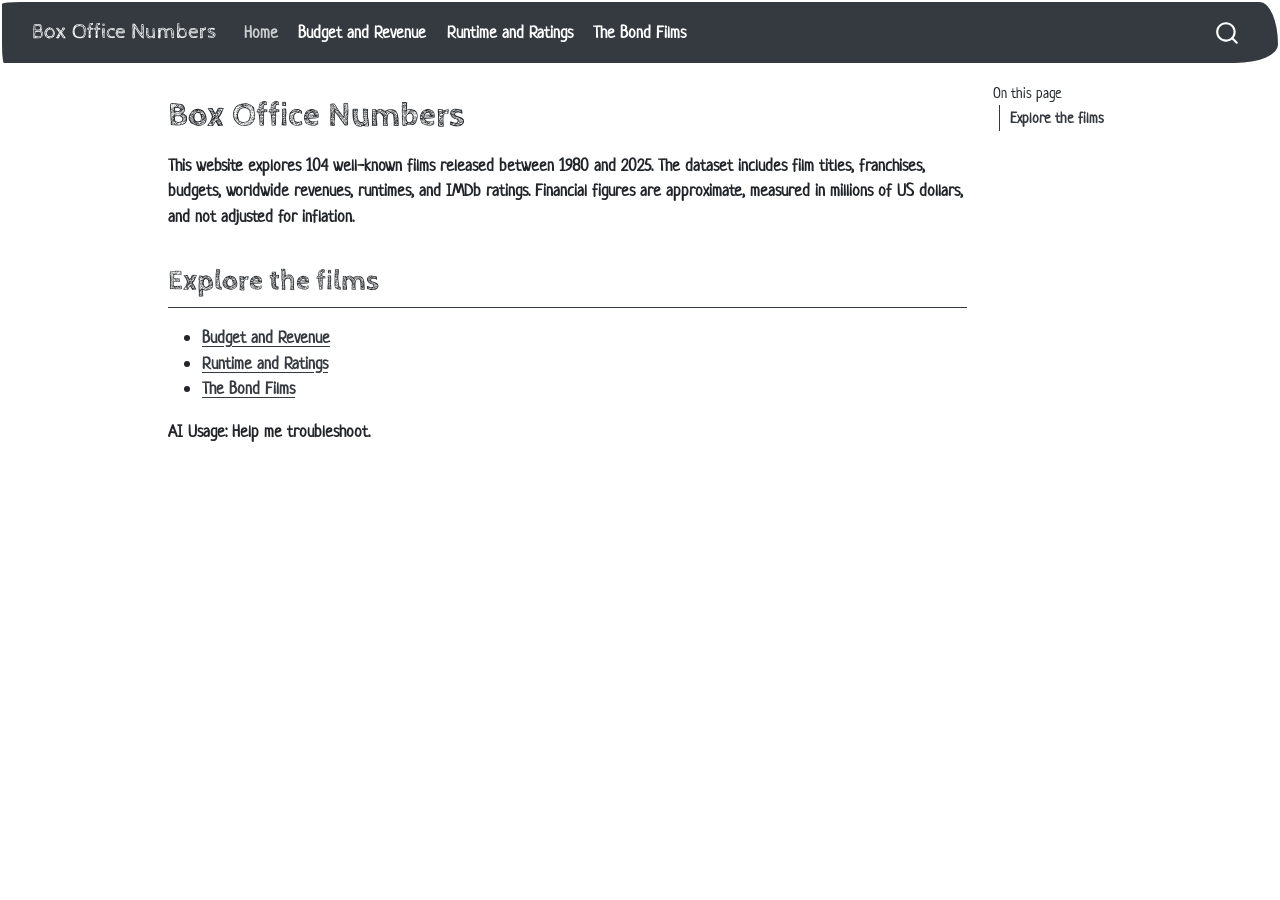
<file: index.html>
<!DOCTYPE html>
<html xmlns="http://www.w3.org/1999/xhtml" lang="en" xml:lang="en"><head>

<meta charset="utf-8">
<meta name="generator" content="quarto-1.10.18">

<meta name="viewport" content="width=device-width, initial-scale=1.0, user-scalable=yes">


<title>Box Office Numbers</title>
<style>
/* Default styles provided by pandoc.
** See https://pandoc.org/MANUAL.html#variables-for-html for config info.
*/
span.smallcaps{font-variant: small-caps;}
div.columns{display: flex; gap: 1.5em;}
div.column{flex: auto;}
@media screen {
div.columns{gap: min(4vw, 1.5em);}
div.column{overflow-x: auto;}
}
div.hanging-indent{margin-left: 1.5em; text-indent: -1.5em;}
ul.task-list{list-style: none;}
ul.task-list li input[type="checkbox"] {
  width: 0.8em;
  margin: 0 0.8em 0.2em -1em; /* quarto-specific, see https://github.com/quarto-dev/quarto-cli/issues/4556 */ 
  vertical-align: middle;
}
</style>


<script src="site_libs/quarto-nav/quarto-nav.js"></script>
<script src="site_libs/quarto-nav/headroom.min.js"></script>
<script src="site_libs/clipboard/clipboard.min.js"></script>
<script src="site_libs/quarto-search/autocomplete.umd.js"></script>
<script src="site_libs/quarto-search/fuse.min.js"></script>
<script src="site_libs/quarto-search/quarto-search.js"></script>
<meta name="quarto:offset" content="./">
<script src="site_libs/quarto-html/quarto.js" type="module"></script>
<script src="site_libs/quarto-html/tabsets/tabsets.js" type="module"></script>
<script src="site_libs/quarto-html/popper.min.js"></script>
<script src="site_libs/quarto-html/tippy.umd.min.js"></script>
<script src="site_libs/quarto-html/anchor.min.js"></script>
<link href="site_libs/quarto-html/tippy.css" rel="stylesheet">
<link href="site_libs/quarto-html/quarto-syntax-highlighting-64a204ab8560d761af7679ceaba22944.css" rel="stylesheet" id="quarto-text-highlighting-styles">
<script src="site_libs/bootstrap/bootstrap.min.js"></script>
<link href="site_libs/bootstrap/bootstrap-icons.css" rel="stylesheet">
<link href="site_libs/bootstrap/bootstrap-4e0a3a580aa8fe4c35494d2048c79744.min.css" rel="stylesheet" append-hash="true" id="quarto-bootstrap" data-mode="light">
<script id="quarto-search-options" type="application/json">{
  "location": "navbar",
  "copy-button": false,
  "collapse-after": 3,
  "panel-placement": "end",
  "type": "overlay",
  "limit": 50,
  "keyboard-shortcut": [
    "f",
    "/",
    "s"
  ],
  "show-item-context": false,
  "language": {
    "search-no-results-text": "No results",
    "search-matching-documents-text": "matching documents",
    "search-copy-link-title": "Copy link to search",
    "search-hide-matches-text": "Hide additional matches",
    "search-more-match-text": "more match in this document",
    "search-more-matches-text": "more matches in this document",
    "search-clear-button-title": "Clear",
    "search-text-placeholder": "",
    "search-detached-cancel-button-title": "Cancel",
    "search-submit-button-title": "Submit",
    "search-label": "Search"
  }
}</script>


<link rel="stylesheet" href="styles.css">
</head>

<body class="nav-fixed quarto-light">

<div id="quarto-search-results"></div>
  <header id="quarto-header" class="headroom fixed-top">
    <nav class="navbar navbar-expand-lg " data-bs-theme="dark">
      <div class="navbar-container container-fluid">
      <div class="navbar-brand-container mx-auto">
    <a class="navbar-brand" href="./index.html">
    <span class="navbar-title">Box Office Numbers</span>
    </a>
  </div>
            <div id="quarto-search" class="" title="Search"></div>
          <button class="navbar-toggler" type="button" data-bs-toggle="collapse" data-bs-target="#navbarCollapse" aria-controls="navbarCollapse" role="menu" aria-expanded="false" aria-label="Toggle navigation" onclick="if (window.quartoToggleHeadroom) { window.quartoToggleHeadroom(); }">
  <span class="navbar-toggler-icon"></span>
</button>
          <div class="collapse navbar-collapse" id="navbarCollapse">
            <ul class="navbar-nav navbar-nav-scroll me-auto">
  <li class="nav-item">
    <a class="nav-link active" href="./index.html" aria-current="page"> 
<span class="menu-text">Home</span></a>
  </li>  
  <li class="nav-item">
    <a class="nav-link" href="./budget-revenue.html"> 
<span class="menu-text">Budget and Revenue</span></a>
  </li>  
  <li class="nav-item">
    <a class="nav-link" href="./runtime-rating.html"> 
<span class="menu-text">Runtime and Ratings</span></a>
  </li>  
  <li class="nav-item">
    <a class="nav-link" href="./bond.html"> 
<span class="menu-text">The Bond Films</span></a>
  </li>  
</ul>
          </div> <!-- /navcollapse -->
            <div class="quarto-navbar-tools">
</div>
      </div> <!-- /container-fluid -->
    </nav>
</header>
<!-- content -->
<div id="quarto-content" class="quarto-container page-columns page-rows-contents page-layout-article page-navbar">
<!-- sidebar -->
<!-- margin-sidebar -->
    <div id="quarto-margin-sidebar" class="sidebar margin-sidebar">
        <nav id="TOC" role="doc-toc" class="toc-active">
    <h2 id="toc-title">On this page</h2>
   
  <ul>
  <li><a href="#explore-the-films" id="toc-explore-the-films" class="nav-link active" data-scroll-target="#explore-the-films">Explore the films</a></li>
  </ul>
</nav>
    </div>
<!-- main -->
<main class="content" id="quarto-document-content">

<header id="title-block-header" class="quarto-title-block default">
<div class="quarto-title">
<h1 class="title">Box Office Numbers</h1>
</div>



<div class="quarto-title-meta">

    
  
    
  </div>
  


</header>


<p>This website explores 104 well-known films released between 1980 and 2025. The dataset includes film titles, franchises, budgets, worldwide revenues, runtimes, and IMDb ratings. Financial figures are approximate, measured in millions of US dollars, and not adjusted for inflation.</p>
<section id="explore-the-films" class="level2">
<h2 class="anchored" data-anchor-id="explore-the-films">Explore the films</h2>
<ul>
<li><a href="./budget-revenue.html">Budget and Revenue</a></li>
<li><a href="./runtime-rating.html">Runtime and Ratings</a></li>
<li><a href="./bond.html">The Bond Films</a></li>
</ul>
<p>AI Usage: Help me troubleshoot.</p>


</section>

</main> <!-- /main -->
<script id="quarto-html-after-body" type="application/javascript">
  window.document.addEventListener("DOMContentLoaded", function (event) {
    const icon = "";
    const anchorJS = new window.AnchorJS();
    anchorJS.options = {
      placement: 'right',
      icon: icon
    };
    anchorJS.add('.anchored');
    const isCodeAnnotation = (el) => {
      for (const clz of el.classList) {
        if (clz.startsWith('code-annotation-')) {                     
          return true;
        }
      }
      return false;
    }
    const onCopySuccess = function(e) {
      // button target
      const button = e.trigger;
      // don't keep focus
      button.blur();
      // flash "checked"
      button.classList.add('code-copy-button-checked');
      var currentTitle = button.getAttribute("title");
      button.setAttribute("title", "Copied!");
      let tooltip;
      if (window.bootstrap) {
        button.setAttribute("data-bs-toggle", "tooltip");
        button.setAttribute("data-bs-placement", "left");
        button.setAttribute("data-bs-title", "Copied!");
        tooltip = new bootstrap.Tooltip(button, 
          { trigger: "manual", 
            customClass: "code-copy-button-tooltip",
            offset: [0, -8]});
        tooltip.show();    
      }
      setTimeout(function() {
        if (tooltip) {
          tooltip.hide();
          button.removeAttribute("data-bs-title");
          button.removeAttribute("data-bs-toggle");
          button.removeAttribute("data-bs-placement");
        }
        button.setAttribute("title", currentTitle);
        button.classList.remove('code-copy-button-checked');
      }, 1000);
      // clear code selection
      e.clearSelection();
    }
    const getTextToCopy = function(trigger) {
      const outerScaffold = trigger.parentElement.cloneNode(true);
      const codeEl = outerScaffold.querySelector('code');
      for (const childEl of codeEl.children) {
        if (isCodeAnnotation(childEl)) {
          childEl.remove();
        }
      }
      return codeEl.innerText;
    }
    const clipboard = new window.ClipboardJS('.code-copy-button:not([data-in-quarto-modal])', {
      text: getTextToCopy
    });
    clipboard.on('success', onCopySuccess);
    if (window.document.getElementById('quarto-embedded-source-code-modal')) {
      const clipboardModal = new window.ClipboardJS('.code-copy-button[data-in-quarto-modal]', {
        text: getTextToCopy,
        container: window.document.getElementById('quarto-embedded-source-code-modal')
      });
      clipboardModal.on('success', onCopySuccess);
    }
      var localhostRegex = new RegExp(/^(?:http|https):\/\/localhost\:?[0-9]*\//);
      var mailtoRegex = new RegExp(/^mailto:/);
        var filterRegex = new RegExp('/' + window.location.host + '/');
      var isInternal = (href) => {
          return filterRegex.test(href) || localhostRegex.test(href) || mailtoRegex.test(href);
      }
      // Inspect non-navigation links and adorn them if external
     var links = window.document.querySelectorAll('a[href]:not(.nav-link):not(.navbar-brand):not(.toc-action):not(.sidebar-link):not(.sidebar-item-toggle):not(.pagination-link):not(.no-external):not([aria-hidden]):not(.dropdown-item):not(.quarto-navigation-tool):not(.about-link)');
      for (var i=0; i<links.length; i++) {
        const link = links[i];
        if (!isInternal(link.href)) {
          // undo the damage that might have been done by quarto-nav.js in the case of
          // links that we want to consider external
          if (link.dataset.originalHref !== undefined) {
            link.href = link.dataset.originalHref;
          }
        }
      }
    function tippyHover(el, contentFn, onTriggerFn, onUntriggerFn) {
      const config = {
        allowHTML: true,
        maxWidth: 500,
        delay: 100,
        arrow: false,
        appendTo: function(el) {
            return el.parentElement;
        },
        interactive: true,
        interactiveBorder: 10,
        theme: 'quarto',
        placement: 'bottom-start',
      };
      if (contentFn) {
        config.content = contentFn;
      }
      if (onTriggerFn) {
        config.onTrigger = onTriggerFn;
      }
      if (onUntriggerFn) {
        config.onUntrigger = onUntriggerFn;
      }
      window.tippy(el, config); 
    }
    const noterefs = window.document.querySelectorAll('a[role="doc-noteref"]');
    for (var i=0; i<noterefs.length; i++) {
      const ref = noterefs[i];
      tippyHover(ref, function() {
        // use id or data attribute instead here
        let href = ref.getAttribute('data-footnote-href') || ref.getAttribute('href');
        try { href = new URL(href).hash; } catch {}
        const id = href.replace(/^#\/?/, "");
        const note = window.document.getElementById(id);
        if (note) {
          return note.innerHTML;
        } else {
          return "";
        }
      });
    }
    const xrefs = window.document.querySelectorAll('a.quarto-xref');
    const processXRef = (id, note) => {
      // Strip column container classes
      const stripColumnClz = (el) => {
        el.classList.remove("page-full", "page-columns");
        if (el.children) {
          for (const child of el.children) {
            stripColumnClz(child);
          }
        }
      }
      stripColumnClz(note)
      if (id === null || id.startsWith('sec-')) {
        // Special case sections, only their first couple elements
        const container = document.createElement("div");
        if (note.children && note.children.length > 2) {
          container.appendChild(note.children[0].cloneNode(true));
          for (let i = 1; i < note.children.length; i++) {
            const child = note.children[i];
            if (child.tagName === "P" && child.innerText === "") {
              continue;
            } else {
              container.appendChild(child.cloneNode(true));
              break;
            }
          }
          if (window.Quarto?.typesetMath) {
            window.Quarto.typesetMath(container);
          }
          return container.innerHTML
        } else {
          if (window.Quarto?.typesetMath) {
            window.Quarto.typesetMath(note);
          }
          return note.innerHTML;
        }
      } else {
        // Remove any anchor links if they are present
        const anchorLink = note.querySelector('a.anchorjs-link');
        if (anchorLink) {
          anchorLink.remove();
        }
        if (window.Quarto?.typesetMath) {
          window.Quarto.typesetMath(note);
        }
        if (note.classList.contains("callout")) {
          return note.outerHTML;
        } else {
          return note.innerHTML;
        }
      }
    }
    for (var i=0; i<xrefs.length; i++) {
      const xref = xrefs[i];
      tippyHover(xref, undefined, function(instance) {
        instance.disable();
        let url = xref.getAttribute('href');
        let hash = undefined; 
        if (url.startsWith('#')) {
          hash = url;
        } else {
          try { hash = new URL(url).hash; } catch {}
        }
        if (hash) {
          const id = hash.replace(/^#\/?/, "");
          const note = window.document.getElementById(id);
          if (note !== null) {
            try {
              const html = processXRef(id, note.cloneNode(true));
              instance.setContent(html);
            } finally {
              instance.enable();
              instance.show();
            }
          } else {
            // See if we can fetch this
            fetch(url.split('#')[0])
            .then(res => res.text())
            .then(html => {
              const parser = new DOMParser();
              const htmlDoc = parser.parseFromString(html, "text/html");
              const note = htmlDoc.getElementById(id);
              if (note !== null) {
                const html = processXRef(id, note);
                instance.setContent(html);
              } 
            }).finally(() => {
              instance.enable();
              instance.show();
            });
          }
        } else {
          // See if we can fetch a full url (with no hash to target)
          // This is a special case and we should probably do some content thinning / targeting
          fetch(url)
          .then(res => res.text())
          .then(html => {
            const parser = new DOMParser();
            const htmlDoc = parser.parseFromString(html, "text/html");
            const note = htmlDoc.querySelector('main.content');
            if (note !== null) {
              // This should only happen for chapter cross references
              // (since there is no id in the URL)
              // remove the first header
              if (note.children.length > 0 && note.children[0].tagName === "HEADER") {
                note.children[0].remove();
              }
              const html = processXRef(null, note);
              instance.setContent(html);
            } 
          }).finally(() => {
            instance.enable();
            instance.show();
          });
        }
      }, function(instance) {
      });
    }
        let selectedAnnoteEl;
        const selectorForAnnotation = ( cell, annotation) => {
          let cellAttr = 'data-code-cell="' + cell + '"';
          let lineAttr = 'data-code-annotation="' +  annotation + '"';
          const selector = 'span[' + cellAttr + '][' + lineAttr + ']';
          return selector;
        }
        const selectCodeLines = (annoteEl) => {
          const doc = window.document;
          const targetCell = annoteEl.getAttribute("data-target-cell");
          const targetAnnotation = annoteEl.getAttribute("data-target-annotation");
          const annoteSpan = window.document.querySelector(selectorForAnnotation(targetCell, targetAnnotation));
          const lines = annoteSpan.getAttribute("data-code-lines").split(",");
          const lineIds = lines.map((line) => {
            return targetCell + "-" + line;
          })
          let top = null;
          let height = null;
          let parent = null;
          if (lineIds.length > 0) {
              //compute the position of the single el (top and bottom and make a div)
              const el = window.document.getElementById(lineIds[0]);
              top = el.offsetTop;
              height = el.offsetHeight;
              parent = el.parentElement.parentElement;
            if (lineIds.length > 1) {
              const lastEl = window.document.getElementById(lineIds[lineIds.length - 1]);
              const bottom = lastEl.offsetTop + lastEl.offsetHeight;
              height = bottom - top;
            }
            if (top !== null && height !== null && parent !== null) {
              // cook up a div (if necessary) and position it 
              let div = window.document.getElementById("code-annotation-line-highlight");
              if (div === null) {
                div = window.document.createElement("div");
                div.setAttribute("id", "code-annotation-line-highlight");
                div.style.position = 'absolute';
                parent.appendChild(div);
              }
              div.style.top = top - 2 + "px";
              div.style.height = height + 4 + "px";
              div.style.left = 0;
              let gutterDiv = window.document.getElementById("code-annotation-line-highlight-gutter");
              if (gutterDiv === null) {
                gutterDiv = window.document.createElement("div");
                gutterDiv.setAttribute("id", "code-annotation-line-highlight-gutter");
                gutterDiv.style.position = 'absolute';
                const codeCell = window.document.getElementById(targetCell);
                const gutter = codeCell.querySelector('.code-annotation-gutter');
                gutter.appendChild(gutterDiv);
              }
              gutterDiv.style.top = top - 2 + "px";
              gutterDiv.style.height = height + 4 + "px";
            }
            selectedAnnoteEl = annoteEl;
          }
        };
        const unselectCodeLines = () => {
          const elementsIds = ["code-annotation-line-highlight", "code-annotation-line-highlight-gutter"];
          elementsIds.forEach((elId) => {
            const div = window.document.getElementById(elId);
            if (div) {
              div.remove();
            }
          });
          selectedAnnoteEl = undefined;
        };
          // Handle positioning of the toggle
      window.addEventListener(
        "resize",
        throttle(() => {
          elRect = undefined;
          if (selectedAnnoteEl) {
            selectCodeLines(selectedAnnoteEl);
          }
        }, 10)
      );
      function throttle(fn, ms) {
      let throttle = false;
      let timer;
        return (...args) => {
          if(!throttle) { // first call gets through
              fn.apply(this, args);
              throttle = true;
          } else { // all the others get throttled
              if(timer) clearTimeout(timer); // cancel #2
              timer = setTimeout(() => {
                fn.apply(this, args);
                timer = throttle = false;
              }, ms);
          }
        };
      }
        // Attach click handler to the DT
        const annoteDls = window.document.querySelectorAll('dt[data-target-cell]');
        for (const annoteDlNode of annoteDls) {
          annoteDlNode.addEventListener('click', (event) => {
            const clickedEl = event.target;
            if (clickedEl !== selectedAnnoteEl) {
              unselectCodeLines();
              const activeEl = window.document.querySelector('dt[data-target-cell].code-annotation-active');
              if (activeEl) {
                activeEl.classList.remove('code-annotation-active');
              }
              selectCodeLines(clickedEl);
              clickedEl.classList.add('code-annotation-active');
            } else {
              // Unselect the line
              unselectCodeLines();
              clickedEl.classList.remove('code-annotation-active');
            }
          });
        }
    const findCites = (el) => {
      const parentEl = el.parentElement;
      if (parentEl) {
        const cites = parentEl.dataset.cites;
        if (cites) {
          return {
            el,
            cites: cites.split(' ')
          };
        } else {
          return findCites(el.parentElement)
        }
      } else {
        return undefined;
      }
    };
    var bibliorefs = window.document.querySelectorAll('a[role="doc-biblioref"]');
    for (var i=0; i<bibliorefs.length; i++) {
      const ref = bibliorefs[i];
      const citeInfo = findCites(ref);
      if (citeInfo) {
        tippyHover(citeInfo.el, function() {
          var popup = window.document.createElement('div');
          citeInfo.cites.forEach(function(cite) {
            var citeDiv = window.document.createElement('div');
            citeDiv.classList.add('hanging-indent');
            citeDiv.classList.add('csl-entry');
            var biblioDiv = window.document.getElementById('ref-' + cite);
            if (biblioDiv) {
              citeDiv.innerHTML = biblioDiv.innerHTML;
            }
            popup.appendChild(citeDiv);
          });
          return popup.innerHTML;
        });
      }
    }
  });
  </script>
</div> <!-- /content -->




</body></html>
</file>
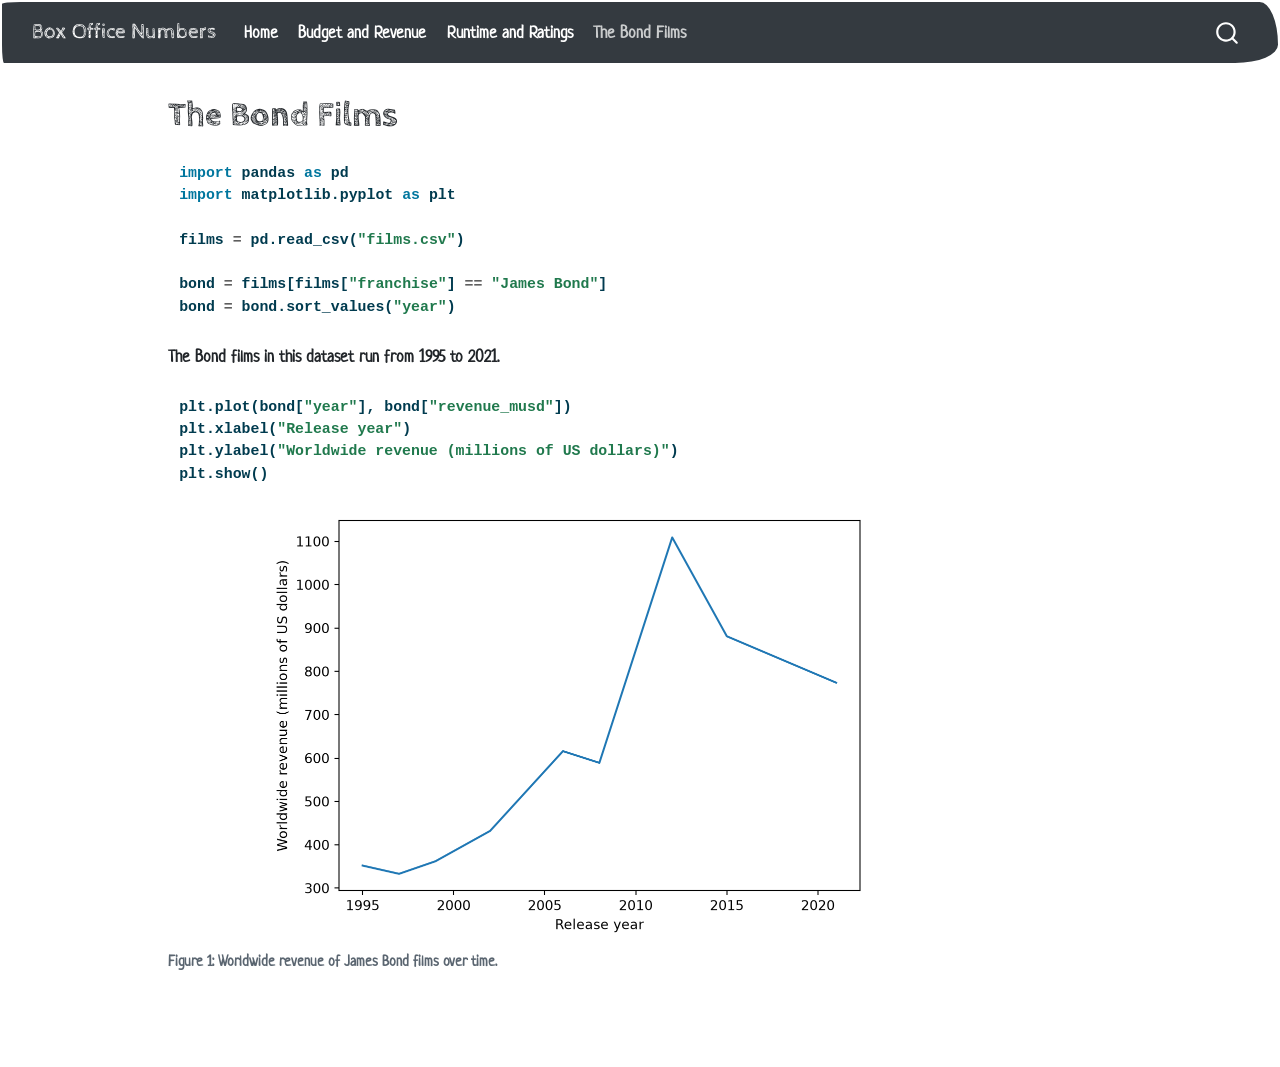
<file: bond.html>
<!DOCTYPE html>
<html xmlns="http://www.w3.org/1999/xhtml" lang="en" xml:lang="en"><head>

<meta charset="utf-8">
<meta name="generator" content="quarto-1.10.18">

<meta name="viewport" content="width=device-width, initial-scale=1.0, user-scalable=yes">


<title>The Bond Films – Box Office Numbers</title>
<style>
/* Default styles provided by pandoc.
** See https://pandoc.org/MANUAL.html#variables-for-html for config info.
*/
span.smallcaps{font-variant: small-caps;}
div.columns{display: flex; gap: 1.5em;}
div.column{flex: auto;}
@media screen {
div.columns{gap: min(4vw, 1.5em);}
div.column{overflow-x: auto;}
}
div.hanging-indent{margin-left: 1.5em; text-indent: -1.5em;}
ul.task-list{list-style: none;}
ul.task-list li input[type="checkbox"] {
  width: 0.8em;
  margin: 0 0.8em 0.2em -1em; /* quarto-specific, see https://github.com/quarto-dev/quarto-cli/issues/4556 */ 
  vertical-align: middle;
}
/* CSS for syntax highlighting */
html { -webkit-text-size-adjust: 100%; }
pre > code.sourceCode { white-space: pre; position: relative; }
pre > code.sourceCode > span { display: inline-block; line-height: 1.25; }
pre > code.sourceCode > span:empty { height: 1.2em; }
.sourceCode { overflow: visible; }
code.sourceCode > span { color: inherit; text-decoration: inherit; }
div.sourceCode { margin: 1em 0; }
pre.sourceCode { margin: 0; }
@media screen {
div.sourceCode { overflow: auto; }
}
@media print {
pre > code.sourceCode { white-space: pre-wrap; }
pre > code.sourceCode > span { text-indent: -5em; padding-left: 5em; }
}
pre.numberSource code
  { counter-reset: source-line 0; }
pre.numberSource code > span
  { position: relative; left: -4em; counter-increment: source-line; }
pre.numberSource code > span > a:first-child::before
  { content: counter(source-line);
    position: relative; left: -1em; text-align: right; vertical-align: baseline;
    border: none; display: inline-block;
    -webkit-touch-callout: none; -webkit-user-select: none;
    -khtml-user-select: none; -moz-user-select: none;
    -ms-user-select: none; user-select: none;
    padding: 0 4px; width: 4em;
  }
pre.numberSource { margin-left: 3em;  padding-left: 4px; }
div.sourceCode
  {   }
@media screen {
pre > code.sourceCode > span > a:first-child::before { text-decoration: underline; }
}
</style>


<script src="site_libs/quarto-nav/quarto-nav.js"></script>
<script src="site_libs/quarto-nav/headroom.min.js"></script>
<script src="site_libs/clipboard/clipboard.min.js"></script>
<script src="site_libs/quarto-search/autocomplete.umd.js"></script>
<script src="site_libs/quarto-search/fuse.min.js"></script>
<script src="site_libs/quarto-search/quarto-search.js"></script>
<meta name="quarto:offset" content="./">
<script src="site_libs/quarto-html/quarto.js" type="module"></script>
<script src="site_libs/quarto-html/tabsets/tabsets.js" type="module"></script>
<script src="site_libs/quarto-html/popper.min.js"></script>
<script src="site_libs/quarto-html/tippy.umd.min.js"></script>
<script src="site_libs/quarto-html/anchor.min.js"></script>
<link href="site_libs/quarto-html/tippy.css" rel="stylesheet">
<link href="site_libs/quarto-html/quarto-syntax-highlighting-64a204ab8560d761af7679ceaba22944.css" rel="stylesheet" id="quarto-text-highlighting-styles">
<script src="site_libs/bootstrap/bootstrap.min.js"></script>
<link href="site_libs/bootstrap/bootstrap-icons.css" rel="stylesheet">
<link href="site_libs/bootstrap/bootstrap-4e0a3a580aa8fe4c35494d2048c79744.min.css" rel="stylesheet" append-hash="true" id="quarto-bootstrap" data-mode="light">
<script id="quarto-search-options" type="application/json">{
  "location": "navbar",
  "copy-button": false,
  "collapse-after": 3,
  "panel-placement": "end",
  "type": "overlay",
  "limit": 50,
  "keyboard-shortcut": [
    "f",
    "/",
    "s"
  ],
  "show-item-context": false,
  "language": {
    "search-no-results-text": "No results",
    "search-matching-documents-text": "matching documents",
    "search-copy-link-title": "Copy link to search",
    "search-hide-matches-text": "Hide additional matches",
    "search-more-match-text": "more match in this document",
    "search-more-matches-text": "more matches in this document",
    "search-clear-button-title": "Clear",
    "search-text-placeholder": "",
    "search-detached-cancel-button-title": "Cancel",
    "search-submit-button-title": "Submit",
    "search-label": "Search"
  }
}</script>


<link rel="stylesheet" href="styles.css">
</head>

<body class="nav-fixed quarto-light">

<div id="quarto-search-results"></div>
  <header id="quarto-header" class="headroom fixed-top">
    <nav class="navbar navbar-expand-lg " data-bs-theme="dark">
      <div class="navbar-container container-fluid">
      <div class="navbar-brand-container mx-auto">
    <a class="navbar-brand" href="./index.html">
    <span class="navbar-title">Box Office Numbers</span>
    </a>
  </div>
            <div id="quarto-search" class="" title="Search"></div>
          <button class="navbar-toggler" type="button" data-bs-toggle="collapse" data-bs-target="#navbarCollapse" aria-controls="navbarCollapse" role="menu" aria-expanded="false" aria-label="Toggle navigation" onclick="if (window.quartoToggleHeadroom) { window.quartoToggleHeadroom(); }">
  <span class="navbar-toggler-icon"></span>
</button>
          <div class="collapse navbar-collapse" id="navbarCollapse">
            <ul class="navbar-nav navbar-nav-scroll me-auto">
  <li class="nav-item">
    <a class="nav-link" href="./index.html"> 
<span class="menu-text">Home</span></a>
  </li>  
  <li class="nav-item">
    <a class="nav-link" href="./budget-revenue.html"> 
<span class="menu-text">Budget and Revenue</span></a>
  </li>  
  <li class="nav-item">
    <a class="nav-link" href="./runtime-rating.html"> 
<span class="menu-text">Runtime and Ratings</span></a>
  </li>  
  <li class="nav-item">
    <a class="nav-link active" href="./bond.html" aria-current="page"> 
<span class="menu-text">The Bond Films</span></a>
  </li>  
</ul>
          </div> <!-- /navcollapse -->
            <div class="quarto-navbar-tools">
</div>
      </div> <!-- /container-fluid -->
    </nav>
</header>
<!-- content -->
<div id="quarto-content" class="quarto-container page-columns page-rows-contents page-layout-article page-navbar">
<!-- sidebar -->
<!-- margin-sidebar -->
    <div id="quarto-margin-sidebar" class="sidebar margin-sidebar zindex-bottom">
        
    </div>
<!-- main -->
<main class="content" id="quarto-document-content">

<header id="title-block-header" class="quarto-title-block default">
<div class="quarto-title">
<h1 class="title">The Bond Films</h1>
</div>



<div class="quarto-title-meta">

    
  
    
  </div>
  


</header>


<div id="ff37c7cc" class="cell" data-execution_count="1">
<div class="code-copy-outer-scaffold"><div class="sourceCode cell-code" id="cb1"><pre class="sourceCode python code-with-copy"><code class="sourceCode python"><span id="cb1-1"><a href="#cb1-1" aria-hidden="true" tabindex="-1"></a><span class="im">import</span> pandas <span class="im">as</span> pd</span>
<span id="cb1-2"><a href="#cb1-2" aria-hidden="true" tabindex="-1"></a><span class="im">import</span> matplotlib.pyplot <span class="im">as</span> plt</span>
<span id="cb1-3"><a href="#cb1-3" aria-hidden="true" tabindex="-1"></a></span>
<span id="cb1-4"><a href="#cb1-4" aria-hidden="true" tabindex="-1"></a>films <span class="op">=</span> pd.read_csv(<span class="st">"films.csv"</span>)</span>
<span id="cb1-5"><a href="#cb1-5" aria-hidden="true" tabindex="-1"></a></span>
<span id="cb1-6"><a href="#cb1-6" aria-hidden="true" tabindex="-1"></a>bond <span class="op">=</span> films[films[<span class="st">"franchise"</span>] <span class="op">==</span> <span class="st">"James Bond"</span>]</span>
<span id="cb1-7"><a href="#cb1-7" aria-hidden="true" tabindex="-1"></a>bond <span class="op">=</span> bond.sort_values(<span class="st">"year"</span>)</span></code></pre></div><button title="Copy to Clipboard" class="code-copy-button"><i class="bi"></i></button></div>
</div>
<p>The Bond films in this dataset run from 1995 to 2021.</p>
<div id="cell-fig-bond-revenue" class="cell" data-execution_count="2">
<div class="code-copy-outer-scaffold"><div class="sourceCode cell-code" id="cb2"><pre class="sourceCode python code-with-copy"><code class="sourceCode python"><span id="cb2-1"><a href="#cb2-1" aria-hidden="true" tabindex="-1"></a>plt.plot(bond[<span class="st">"year"</span>], bond[<span class="st">"revenue_musd"</span>])</span>
<span id="cb2-2"><a href="#cb2-2" aria-hidden="true" tabindex="-1"></a>plt.xlabel(<span class="st">"Release year"</span>)</span>
<span id="cb2-3"><a href="#cb2-3" aria-hidden="true" tabindex="-1"></a>plt.ylabel(<span class="st">"Worldwide revenue (millions of US dollars)"</span>)</span>
<span id="cb2-4"><a href="#cb2-4" aria-hidden="true" tabindex="-1"></a>plt.show()</span></code></pre></div><button title="Copy to Clipboard" class="code-copy-button"><i class="bi"></i></button></div>
<div class="cell-output cell-output-display">
<div id="fig-bond-revenue" class="quarto-float quarto-figure quarto-figure-center anchored">
<figure class="quarto-float quarto-float-fig figure">
<div aria-describedby="fig-bond-revenue-caption-0ceaefa1-69ba-4598-a22c-09a6ac19f8ca">
<img src="bond_files/figure-html/fig-bond-revenue-output-1.png" width="602" height="431" class="figure-img">
</div>
<figcaption class="quarto-float-caption-bottom quarto-float-caption quarto-float-fig" id="fig-bond-revenue-caption-0ceaefa1-69ba-4598-a22c-09a6ac19f8ca">
Figure&nbsp;1: Worldwide revenue of James Bond films over time.
</figcaption>
</figure>
</div>
</div>
</div>



</main> <!-- /main -->
<script id="quarto-html-after-body" type="application/javascript">
  window.document.addEventListener("DOMContentLoaded", function (event) {
    const icon = "";
    const anchorJS = new window.AnchorJS();
    anchorJS.options = {
      placement: 'right',
      icon: icon
    };
    anchorJS.add('.anchored');
    const isCodeAnnotation = (el) => {
      for (const clz of el.classList) {
        if (clz.startsWith('code-annotation-')) {                     
          return true;
        }
      }
      return false;
    }
    const onCopySuccess = function(e) {
      // button target
      const button = e.trigger;
      // don't keep focus
      button.blur();
      // flash "checked"
      button.classList.add('code-copy-button-checked');
      var currentTitle = button.getAttribute("title");
      button.setAttribute("title", "Copied!");
      let tooltip;
      if (window.bootstrap) {
        button.setAttribute("data-bs-toggle", "tooltip");
        button.setAttribute("data-bs-placement", "left");
        button.setAttribute("data-bs-title", "Copied!");
        tooltip = new bootstrap.Tooltip(button, 
          { trigger: "manual", 
            customClass: "code-copy-button-tooltip",
            offset: [0, -8]});
        tooltip.show();    
      }
      setTimeout(function() {
        if (tooltip) {
          tooltip.hide();
          button.removeAttribute("data-bs-title");
          button.removeAttribute("data-bs-toggle");
          button.removeAttribute("data-bs-placement");
        }
        button.setAttribute("title", currentTitle);
        button.classList.remove('code-copy-button-checked');
      }, 1000);
      // clear code selection
      e.clearSelection();
    }
    const getTextToCopy = function(trigger) {
      const outerScaffold = trigger.parentElement.cloneNode(true);
      const codeEl = outerScaffold.querySelector('code');
      for (const childEl of codeEl.children) {
        if (isCodeAnnotation(childEl)) {
          childEl.remove();
        }
      }
      return codeEl.innerText;
    }
    const clipboard = new window.ClipboardJS('.code-copy-button:not([data-in-quarto-modal])', {
      text: getTextToCopy
    });
    clipboard.on('success', onCopySuccess);
    if (window.document.getElementById('quarto-embedded-source-code-modal')) {
      const clipboardModal = new window.ClipboardJS('.code-copy-button[data-in-quarto-modal]', {
        text: getTextToCopy,
        container: window.document.getElementById('quarto-embedded-source-code-modal')
      });
      clipboardModal.on('success', onCopySuccess);
    }
      var localhostRegex = new RegExp(/^(?:http|https):\/\/localhost\:?[0-9]*\//);
      var mailtoRegex = new RegExp(/^mailto:/);
        var filterRegex = new RegExp('/' + window.location.host + '/');
      var isInternal = (href) => {
          return filterRegex.test(href) || localhostRegex.test(href) || mailtoRegex.test(href);
      }
      // Inspect non-navigation links and adorn them if external
     var links = window.document.querySelectorAll('a[href]:not(.nav-link):not(.navbar-brand):not(.toc-action):not(.sidebar-link):not(.sidebar-item-toggle):not(.pagination-link):not(.no-external):not([aria-hidden]):not(.dropdown-item):not(.quarto-navigation-tool):not(.about-link)');
      for (var i=0; i<links.length; i++) {
        const link = links[i];
        if (!isInternal(link.href)) {
          // undo the damage that might have been done by quarto-nav.js in the case of
          // links that we want to consider external
          if (link.dataset.originalHref !== undefined) {
            link.href = link.dataset.originalHref;
          }
        }
      }
    function tippyHover(el, contentFn, onTriggerFn, onUntriggerFn) {
      const config = {
        allowHTML: true,
        maxWidth: 500,
        delay: 100,
        arrow: false,
        appendTo: function(el) {
            return el.parentElement;
        },
        interactive: true,
        interactiveBorder: 10,
        theme: 'quarto',
        placement: 'bottom-start',
      };
      if (contentFn) {
        config.content = contentFn;
      }
      if (onTriggerFn) {
        config.onTrigger = onTriggerFn;
      }
      if (onUntriggerFn) {
        config.onUntrigger = onUntriggerFn;
      }
      window.tippy(el, config); 
    }
    const noterefs = window.document.querySelectorAll('a[role="doc-noteref"]');
    for (var i=0; i<noterefs.length; i++) {
      const ref = noterefs[i];
      tippyHover(ref, function() {
        // use id or data attribute instead here
        let href = ref.getAttribute('data-footnote-href') || ref.getAttribute('href');
        try { href = new URL(href).hash; } catch {}
        const id = href.replace(/^#\/?/, "");
        const note = window.document.getElementById(id);
        if (note) {
          return note.innerHTML;
        } else {
          return "";
        }
      });
    }
    const xrefs = window.document.querySelectorAll('a.quarto-xref');
    const processXRef = (id, note) => {
      // Strip column container classes
      const stripColumnClz = (el) => {
        el.classList.remove("page-full", "page-columns");
        if (el.children) {
          for (const child of el.children) {
            stripColumnClz(child);
          }
        }
      }
      stripColumnClz(note)
      if (id === null || id.startsWith('sec-')) {
        // Special case sections, only their first couple elements
        const container = document.createElement("div");
        if (note.children && note.children.length > 2) {
          container.appendChild(note.children[0].cloneNode(true));
          for (let i = 1; i < note.children.length; i++) {
            const child = note.children[i];
            if (child.tagName === "P" && child.innerText === "") {
              continue;
            } else {
              container.appendChild(child.cloneNode(true));
              break;
            }
          }
          if (window.Quarto?.typesetMath) {
            window.Quarto.typesetMath(container);
          }
          return container.innerHTML
        } else {
          if (window.Quarto?.typesetMath) {
            window.Quarto.typesetMath(note);
          }
          return note.innerHTML;
        }
      } else {
        // Remove any anchor links if they are present
        const anchorLink = note.querySelector('a.anchorjs-link');
        if (anchorLink) {
          anchorLink.remove();
        }
        if (window.Quarto?.typesetMath) {
          window.Quarto.typesetMath(note);
        }
        if (note.classList.contains("callout")) {
          return note.outerHTML;
        } else {
          return note.innerHTML;
        }
      }
    }
    for (var i=0; i<xrefs.length; i++) {
      const xref = xrefs[i];
      tippyHover(xref, undefined, function(instance) {
        instance.disable();
        let url = xref.getAttribute('href');
        let hash = undefined; 
        if (url.startsWith('#')) {
          hash = url;
        } else {
          try { hash = new URL(url).hash; } catch {}
        }
        if (hash) {
          const id = hash.replace(/^#\/?/, "");
          const note = window.document.getElementById(id);
          if (note !== null) {
            try {
              const html = processXRef(id, note.cloneNode(true));
              instance.setContent(html);
            } finally {
              instance.enable();
              instance.show();
            }
          } else {
            // See if we can fetch this
            fetch(url.split('#')[0])
            .then(res => res.text())
            .then(html => {
              const parser = new DOMParser();
              const htmlDoc = parser.parseFromString(html, "text/html");
              const note = htmlDoc.getElementById(id);
              if (note !== null) {
                const html = processXRef(id, note);
                instance.setContent(html);
              } 
            }).finally(() => {
              instance.enable();
              instance.show();
            });
          }
        } else {
          // See if we can fetch a full url (with no hash to target)
          // This is a special case and we should probably do some content thinning / targeting
          fetch(url)
          .then(res => res.text())
          .then(html => {
            const parser = new DOMParser();
            const htmlDoc = parser.parseFromString(html, "text/html");
            const note = htmlDoc.querySelector('main.content');
            if (note !== null) {
              // This should only happen for chapter cross references
              // (since there is no id in the URL)
              // remove the first header
              if (note.children.length > 0 && note.children[0].tagName === "HEADER") {
                note.children[0].remove();
              }
              const html = processXRef(null, note);
              instance.setContent(html);
            } 
          }).finally(() => {
            instance.enable();
            instance.show();
          });
        }
      }, function(instance) {
      });
    }
        let selectedAnnoteEl;
        const selectorForAnnotation = ( cell, annotation) => {
          let cellAttr = 'data-code-cell="' + cell + '"';
          let lineAttr = 'data-code-annotation="' +  annotation + '"';
          const selector = 'span[' + cellAttr + '][' + lineAttr + ']';
          return selector;
        }
        const selectCodeLines = (annoteEl) => {
          const doc = window.document;
          const targetCell = annoteEl.getAttribute("data-target-cell");
          const targetAnnotation = annoteEl.getAttribute("data-target-annotation");
          const annoteSpan = window.document.querySelector(selectorForAnnotation(targetCell, targetAnnotation));
          const lines = annoteSpan.getAttribute("data-code-lines").split(",");
          const lineIds = lines.map((line) => {
            return targetCell + "-" + line;
          })
          let top = null;
          let height = null;
          let parent = null;
          if (lineIds.length > 0) {
              //compute the position of the single el (top and bottom and make a div)
              const el = window.document.getElementById(lineIds[0]);
              top = el.offsetTop;
              height = el.offsetHeight;
              parent = el.parentElement.parentElement;
            if (lineIds.length > 1) {
              const lastEl = window.document.getElementById(lineIds[lineIds.length - 1]);
              const bottom = lastEl.offsetTop + lastEl.offsetHeight;
              height = bottom - top;
            }
            if (top !== null && height !== null && parent !== null) {
              // cook up a div (if necessary) and position it 
              let div = window.document.getElementById("code-annotation-line-highlight");
              if (div === null) {
                div = window.document.createElement("div");
                div.setAttribute("id", "code-annotation-line-highlight");
                div.style.position = 'absolute';
                parent.appendChild(div);
              }
              div.style.top = top - 2 + "px";
              div.style.height = height + 4 + "px";
              div.style.left = 0;
              let gutterDiv = window.document.getElementById("code-annotation-line-highlight-gutter");
              if (gutterDiv === null) {
                gutterDiv = window.document.createElement("div");
                gutterDiv.setAttribute("id", "code-annotation-line-highlight-gutter");
                gutterDiv.style.position = 'absolute';
                const codeCell = window.document.getElementById(targetCell);
                const gutter = codeCell.querySelector('.code-annotation-gutter');
                gutter.appendChild(gutterDiv);
              }
              gutterDiv.style.top = top - 2 + "px";
              gutterDiv.style.height = height + 4 + "px";
            }
            selectedAnnoteEl = annoteEl;
          }
        };
        const unselectCodeLines = () => {
          const elementsIds = ["code-annotation-line-highlight", "code-annotation-line-highlight-gutter"];
          elementsIds.forEach((elId) => {
            const div = window.document.getElementById(elId);
            if (div) {
              div.remove();
            }
          });
          selectedAnnoteEl = undefined;
        };
          // Handle positioning of the toggle
      window.addEventListener(
        "resize",
        throttle(() => {
          elRect = undefined;
          if (selectedAnnoteEl) {
            selectCodeLines(selectedAnnoteEl);
          }
        }, 10)
      );
      function throttle(fn, ms) {
      let throttle = false;
      let timer;
        return (...args) => {
          if(!throttle) { // first call gets through
              fn.apply(this, args);
              throttle = true;
          } else { // all the others get throttled
              if(timer) clearTimeout(timer); // cancel #2
              timer = setTimeout(() => {
                fn.apply(this, args);
                timer = throttle = false;
              }, ms);
          }
        };
      }
        // Attach click handler to the DT
        const annoteDls = window.document.querySelectorAll('dt[data-target-cell]');
        for (const annoteDlNode of annoteDls) {
          annoteDlNode.addEventListener('click', (event) => {
            const clickedEl = event.target;
            if (clickedEl !== selectedAnnoteEl) {
              unselectCodeLines();
              const activeEl = window.document.querySelector('dt[data-target-cell].code-annotation-active');
              if (activeEl) {
                activeEl.classList.remove('code-annotation-active');
              }
              selectCodeLines(clickedEl);
              clickedEl.classList.add('code-annotation-active');
            } else {
              // Unselect the line
              unselectCodeLines();
              clickedEl.classList.remove('code-annotation-active');
            }
          });
        }
    const findCites = (el) => {
      const parentEl = el.parentElement;
      if (parentEl) {
        const cites = parentEl.dataset.cites;
        if (cites) {
          return {
            el,
            cites: cites.split(' ')
          };
        } else {
          return findCites(el.parentElement)
        }
      } else {
        return undefined;
      }
    };
    var bibliorefs = window.document.querySelectorAll('a[role="doc-biblioref"]');
    for (var i=0; i<bibliorefs.length; i++) {
      const ref = bibliorefs[i];
      const citeInfo = findCites(ref);
      if (citeInfo) {
        tippyHover(citeInfo.el, function() {
          var popup = window.document.createElement('div');
          citeInfo.cites.forEach(function(cite) {
            var citeDiv = window.document.createElement('div');
            citeDiv.classList.add('hanging-indent');
            citeDiv.classList.add('csl-entry');
            var biblioDiv = window.document.getElementById('ref-' + cite);
            if (biblioDiv) {
              citeDiv.innerHTML = biblioDiv.innerHTML;
            }
            popup.appendChild(citeDiv);
          });
          return popup.innerHTML;
        });
      }
    }
  });
  </script>
</div> <!-- /content -->




</body></html>
</file>
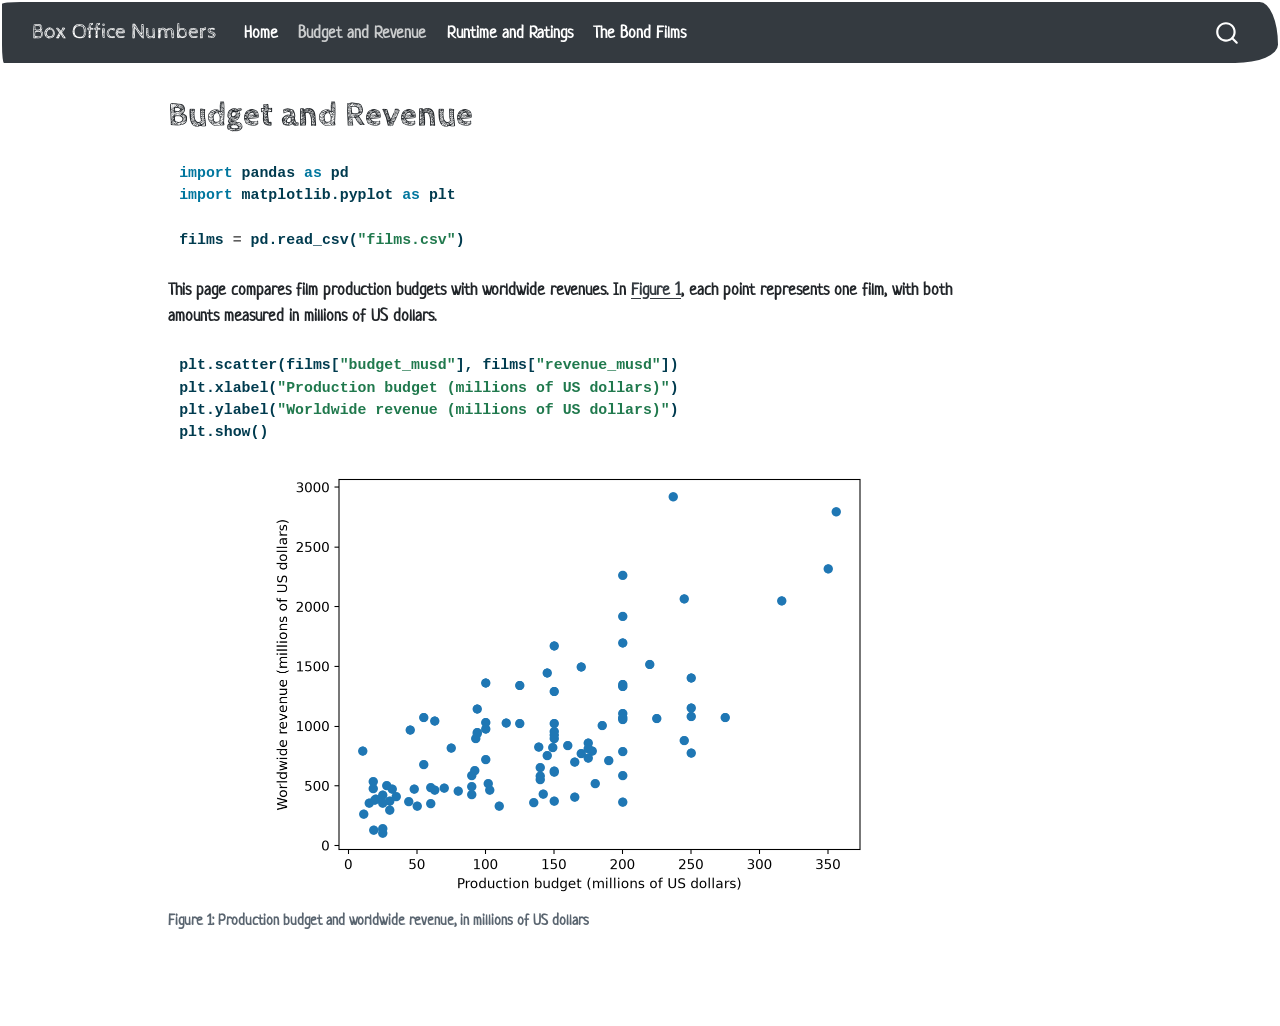
<file: budget-revenue.html>
<!DOCTYPE html>
<html xmlns="http://www.w3.org/1999/xhtml" lang="en" xml:lang="en"><head>

<meta charset="utf-8">
<meta name="generator" content="quarto-1.10.18">

<meta name="viewport" content="width=device-width, initial-scale=1.0, user-scalable=yes">


<title>Budget and Revenue – Box Office Numbers</title>
<style>
/* Default styles provided by pandoc.
** See https://pandoc.org/MANUAL.html#variables-for-html for config info.
*/
span.smallcaps{font-variant: small-caps;}
div.columns{display: flex; gap: 1.5em;}
div.column{flex: auto;}
@media screen {
div.columns{gap: min(4vw, 1.5em);}
div.column{overflow-x: auto;}
}
div.hanging-indent{margin-left: 1.5em; text-indent: -1.5em;}
ul.task-list{list-style: none;}
ul.task-list li input[type="checkbox"] {
  width: 0.8em;
  margin: 0 0.8em 0.2em -1em; /* quarto-specific, see https://github.com/quarto-dev/quarto-cli/issues/4556 */ 
  vertical-align: middle;
}
/* CSS for syntax highlighting */
html { -webkit-text-size-adjust: 100%; }
pre > code.sourceCode { white-space: pre; position: relative; }
pre > code.sourceCode > span { display: inline-block; line-height: 1.25; }
pre > code.sourceCode > span:empty { height: 1.2em; }
.sourceCode { overflow: visible; }
code.sourceCode > span { color: inherit; text-decoration: inherit; }
div.sourceCode { margin: 1em 0; }
pre.sourceCode { margin: 0; }
@media screen {
div.sourceCode { overflow: auto; }
}
@media print {
pre > code.sourceCode { white-space: pre-wrap; }
pre > code.sourceCode > span { text-indent: -5em; padding-left: 5em; }
}
pre.numberSource code
  { counter-reset: source-line 0; }
pre.numberSource code > span
  { position: relative; left: -4em; counter-increment: source-line; }
pre.numberSource code > span > a:first-child::before
  { content: counter(source-line);
    position: relative; left: -1em; text-align: right; vertical-align: baseline;
    border: none; display: inline-block;
    -webkit-touch-callout: none; -webkit-user-select: none;
    -khtml-user-select: none; -moz-user-select: none;
    -ms-user-select: none; user-select: none;
    padding: 0 4px; width: 4em;
  }
pre.numberSource { margin-left: 3em;  padding-left: 4px; }
div.sourceCode
  {   }
@media screen {
pre > code.sourceCode > span > a:first-child::before { text-decoration: underline; }
}
</style>


<script src="site_libs/quarto-nav/quarto-nav.js"></script>
<script src="site_libs/quarto-nav/headroom.min.js"></script>
<script src="site_libs/clipboard/clipboard.min.js"></script>
<script src="site_libs/quarto-search/autocomplete.umd.js"></script>
<script src="site_libs/quarto-search/fuse.min.js"></script>
<script src="site_libs/quarto-search/quarto-search.js"></script>
<meta name="quarto:offset" content="./">
<script src="site_libs/quarto-html/quarto.js" type="module"></script>
<script src="site_libs/quarto-html/tabsets/tabsets.js" type="module"></script>
<script src="site_libs/quarto-html/popper.min.js"></script>
<script src="site_libs/quarto-html/tippy.umd.min.js"></script>
<script src="site_libs/quarto-html/anchor.min.js"></script>
<link href="site_libs/quarto-html/tippy.css" rel="stylesheet">
<link href="site_libs/quarto-html/quarto-syntax-highlighting-64a204ab8560d761af7679ceaba22944.css" rel="stylesheet" id="quarto-text-highlighting-styles">
<script src="site_libs/bootstrap/bootstrap.min.js"></script>
<link href="site_libs/bootstrap/bootstrap-icons.css" rel="stylesheet">
<link href="site_libs/bootstrap/bootstrap-4e0a3a580aa8fe4c35494d2048c79744.min.css" rel="stylesheet" append-hash="true" id="quarto-bootstrap" data-mode="light">
<script id="quarto-search-options" type="application/json">{
  "location": "navbar",
  "copy-button": false,
  "collapse-after": 3,
  "panel-placement": "end",
  "type": "overlay",
  "limit": 50,
  "keyboard-shortcut": [
    "f",
    "/",
    "s"
  ],
  "show-item-context": false,
  "language": {
    "search-no-results-text": "No results",
    "search-matching-documents-text": "matching documents",
    "search-copy-link-title": "Copy link to search",
    "search-hide-matches-text": "Hide additional matches",
    "search-more-match-text": "more match in this document",
    "search-more-matches-text": "more matches in this document",
    "search-clear-button-title": "Clear",
    "search-text-placeholder": "",
    "search-detached-cancel-button-title": "Cancel",
    "search-submit-button-title": "Submit",
    "search-label": "Search"
  }
}</script>


<link rel="stylesheet" href="styles.css">
</head>

<body class="nav-fixed quarto-light">

<div id="quarto-search-results"></div>
  <header id="quarto-header" class="headroom fixed-top">
    <nav class="navbar navbar-expand-lg " data-bs-theme="dark">
      <div class="navbar-container container-fluid">
      <div class="navbar-brand-container mx-auto">
    <a class="navbar-brand" href="./index.html">
    <span class="navbar-title">Box Office Numbers</span>
    </a>
  </div>
            <div id="quarto-search" class="" title="Search"></div>
          <button class="navbar-toggler" type="button" data-bs-toggle="collapse" data-bs-target="#navbarCollapse" aria-controls="navbarCollapse" role="menu" aria-expanded="false" aria-label="Toggle navigation" onclick="if (window.quartoToggleHeadroom) { window.quartoToggleHeadroom(); }">
  <span class="navbar-toggler-icon"></span>
</button>
          <div class="collapse navbar-collapse" id="navbarCollapse">
            <ul class="navbar-nav navbar-nav-scroll me-auto">
  <li class="nav-item">
    <a class="nav-link" href="./index.html"> 
<span class="menu-text">Home</span></a>
  </li>  
  <li class="nav-item">
    <a class="nav-link active" href="./budget-revenue.html" aria-current="page"> 
<span class="menu-text">Budget and Revenue</span></a>
  </li>  
  <li class="nav-item">
    <a class="nav-link" href="./runtime-rating.html"> 
<span class="menu-text">Runtime and Ratings</span></a>
  </li>  
  <li class="nav-item">
    <a class="nav-link" href="./bond.html"> 
<span class="menu-text">The Bond Films</span></a>
  </li>  
</ul>
          </div> <!-- /navcollapse -->
            <div class="quarto-navbar-tools">
</div>
      </div> <!-- /container-fluid -->
    </nav>
</header>
<!-- content -->
<div id="quarto-content" class="quarto-container page-columns page-rows-contents page-layout-article page-navbar">
<!-- sidebar -->
<!-- margin-sidebar -->
    <div id="quarto-margin-sidebar" class="sidebar margin-sidebar zindex-bottom">
        
    </div>
<!-- main -->
<main class="content" id="quarto-document-content">

<header id="title-block-header" class="quarto-title-block default">
<div class="quarto-title">
<h1 class="title">Budget and Revenue</h1>
</div>



<div class="quarto-title-meta">

    
  
    
  </div>
  


</header>


<div id="ba5d544c" class="cell" data-execution_count="1">
<div class="code-copy-outer-scaffold"><div class="sourceCode cell-code" id="cb1"><pre class="sourceCode python code-with-copy"><code class="sourceCode python"><span id="cb1-1"><a href="#cb1-1" aria-hidden="true" tabindex="-1"></a><span class="im">import</span> pandas <span class="im">as</span> pd</span>
<span id="cb1-2"><a href="#cb1-2" aria-hidden="true" tabindex="-1"></a><span class="im">import</span> matplotlib.pyplot <span class="im">as</span> plt</span>
<span id="cb1-3"><a href="#cb1-3" aria-hidden="true" tabindex="-1"></a></span>
<span id="cb1-4"><a href="#cb1-4" aria-hidden="true" tabindex="-1"></a>films <span class="op">=</span> pd.read_csv(<span class="st">"films.csv"</span>)</span></code></pre></div><button title="Copy to Clipboard" class="code-copy-button"><i class="bi"></i></button></div>
</div>
<p>This page compares film production budgets with worldwide revenues. In <a href="#fig-budget-revenue" class="quarto-xref">Figure&nbsp;1</a>, each point represents one film, with both amounts measured in millions of US dollars.</p>
<div id="cell-fig-budget-revenue" class="cell" data-execution_count="2">
<div class="code-copy-outer-scaffold"><div class="sourceCode cell-code" id="cb2"><pre class="sourceCode python code-with-copy"><code class="sourceCode python"><span id="cb2-1"><a href="#cb2-1" aria-hidden="true" tabindex="-1"></a>plt.scatter(films[<span class="st">"budget_musd"</span>], films[<span class="st">"revenue_musd"</span>])</span>
<span id="cb2-2"><a href="#cb2-2" aria-hidden="true" tabindex="-1"></a>plt.xlabel(<span class="st">"Production budget (millions of US dollars)"</span>)</span>
<span id="cb2-3"><a href="#cb2-3" aria-hidden="true" tabindex="-1"></a>plt.ylabel(<span class="st">"Worldwide revenue (millions of US dollars)"</span>)</span>
<span id="cb2-4"><a href="#cb2-4" aria-hidden="true" tabindex="-1"></a>plt.show()</span></code></pre></div><button title="Copy to Clipboard" class="code-copy-button"><i class="bi"></i></button></div>
<div class="cell-output cell-output-display">
<div id="fig-budget-revenue" class="quarto-float quarto-figure quarto-figure-center anchored">
<figure class="quarto-float quarto-float-fig figure">
<div aria-describedby="fig-budget-revenue-caption-0ceaefa1-69ba-4598-a22c-09a6ac19f8ca">
<img src="budget-revenue_files/figure-html/fig-budget-revenue-output-1.png" width="602" height="431" class="figure-img">
</div>
<figcaption class="quarto-float-caption-bottom quarto-float-caption quarto-float-fig" id="fig-budget-revenue-caption-0ceaefa1-69ba-4598-a22c-09a6ac19f8ca">
Figure&nbsp;1: Production budget and worldwide revenue, in millions of US dollars
</figcaption>
</figure>
</div>
</div>
</div>



</main> <!-- /main -->
<script id="quarto-html-after-body" type="application/javascript">
  window.document.addEventListener("DOMContentLoaded", function (event) {
    const icon = "";
    const anchorJS = new window.AnchorJS();
    anchorJS.options = {
      placement: 'right',
      icon: icon
    };
    anchorJS.add('.anchored');
    const isCodeAnnotation = (el) => {
      for (const clz of el.classList) {
        if (clz.startsWith('code-annotation-')) {                     
          return true;
        }
      }
      return false;
    }
    const onCopySuccess = function(e) {
      // button target
      const button = e.trigger;
      // don't keep focus
      button.blur();
      // flash "checked"
      button.classList.add('code-copy-button-checked');
      var currentTitle = button.getAttribute("title");
      button.setAttribute("title", "Copied!");
      let tooltip;
      if (window.bootstrap) {
        button.setAttribute("data-bs-toggle", "tooltip");
        button.setAttribute("data-bs-placement", "left");
        button.setAttribute("data-bs-title", "Copied!");
        tooltip = new bootstrap.Tooltip(button, 
          { trigger: "manual", 
            customClass: "code-copy-button-tooltip",
            offset: [0, -8]});
        tooltip.show();    
      }
      setTimeout(function() {
        if (tooltip) {
          tooltip.hide();
          button.removeAttribute("data-bs-title");
          button.removeAttribute("data-bs-toggle");
          button.removeAttribute("data-bs-placement");
        }
        button.setAttribute("title", currentTitle);
        button.classList.remove('code-copy-button-checked');
      }, 1000);
      // clear code selection
      e.clearSelection();
    }
    const getTextToCopy = function(trigger) {
      const outerScaffold = trigger.parentElement.cloneNode(true);
      const codeEl = outerScaffold.querySelector('code');
      for (const childEl of codeEl.children) {
        if (isCodeAnnotation(childEl)) {
          childEl.remove();
        }
      }
      return codeEl.innerText;
    }
    const clipboard = new window.ClipboardJS('.code-copy-button:not([data-in-quarto-modal])', {
      text: getTextToCopy
    });
    clipboard.on('success', onCopySuccess);
    if (window.document.getElementById('quarto-embedded-source-code-modal')) {
      const clipboardModal = new window.ClipboardJS('.code-copy-button[data-in-quarto-modal]', {
        text: getTextToCopy,
        container: window.document.getElementById('quarto-embedded-source-code-modal')
      });
      clipboardModal.on('success', onCopySuccess);
    }
      var localhostRegex = new RegExp(/^(?:http|https):\/\/localhost\:?[0-9]*\//);
      var mailtoRegex = new RegExp(/^mailto:/);
        var filterRegex = new RegExp('/' + window.location.host + '/');
      var isInternal = (href) => {
          return filterRegex.test(href) || localhostRegex.test(href) || mailtoRegex.test(href);
      }
      // Inspect non-navigation links and adorn them if external
     var links = window.document.querySelectorAll('a[href]:not(.nav-link):not(.navbar-brand):not(.toc-action):not(.sidebar-link):not(.sidebar-item-toggle):not(.pagination-link):not(.no-external):not([aria-hidden]):not(.dropdown-item):not(.quarto-navigation-tool):not(.about-link)');
      for (var i=0; i<links.length; i++) {
        const link = links[i];
        if (!isInternal(link.href)) {
          // undo the damage that might have been done by quarto-nav.js in the case of
          // links that we want to consider external
          if (link.dataset.originalHref !== undefined) {
            link.href = link.dataset.originalHref;
          }
        }
      }
    function tippyHover(el, contentFn, onTriggerFn, onUntriggerFn) {
      const config = {
        allowHTML: true,
        maxWidth: 500,
        delay: 100,
        arrow: false,
        appendTo: function(el) {
            return el.parentElement;
        },
        interactive: true,
        interactiveBorder: 10,
        theme: 'quarto',
        placement: 'bottom-start',
      };
      if (contentFn) {
        config.content = contentFn;
      }
      if (onTriggerFn) {
        config.onTrigger = onTriggerFn;
      }
      if (onUntriggerFn) {
        config.onUntrigger = onUntriggerFn;
      }
      window.tippy(el, config); 
    }
    const noterefs = window.document.querySelectorAll('a[role="doc-noteref"]');
    for (var i=0; i<noterefs.length; i++) {
      const ref = noterefs[i];
      tippyHover(ref, function() {
        // use id or data attribute instead here
        let href = ref.getAttribute('data-footnote-href') || ref.getAttribute('href');
        try { href = new URL(href).hash; } catch {}
        const id = href.replace(/^#\/?/, "");
        const note = window.document.getElementById(id);
        if (note) {
          return note.innerHTML;
        } else {
          return "";
        }
      });
    }
    const xrefs = window.document.querySelectorAll('a.quarto-xref');
    const processXRef = (id, note) => {
      // Strip column container classes
      const stripColumnClz = (el) => {
        el.classList.remove("page-full", "page-columns");
        if (el.children) {
          for (const child of el.children) {
            stripColumnClz(child);
          }
        }
      }
      stripColumnClz(note)
      if (id === null || id.startsWith('sec-')) {
        // Special case sections, only their first couple elements
        const container = document.createElement("div");
        if (note.children && note.children.length > 2) {
          container.appendChild(note.children[0].cloneNode(true));
          for (let i = 1; i < note.children.length; i++) {
            const child = note.children[i];
            if (child.tagName === "P" && child.innerText === "") {
              continue;
            } else {
              container.appendChild(child.cloneNode(true));
              break;
            }
          }
          if (window.Quarto?.typesetMath) {
            window.Quarto.typesetMath(container);
          }
          return container.innerHTML
        } else {
          if (window.Quarto?.typesetMath) {
            window.Quarto.typesetMath(note);
          }
          return note.innerHTML;
        }
      } else {
        // Remove any anchor links if they are present
        const anchorLink = note.querySelector('a.anchorjs-link');
        if (anchorLink) {
          anchorLink.remove();
        }
        if (window.Quarto?.typesetMath) {
          window.Quarto.typesetMath(note);
        }
        if (note.classList.contains("callout")) {
          return note.outerHTML;
        } else {
          return note.innerHTML;
        }
      }
    }
    for (var i=0; i<xrefs.length; i++) {
      const xref = xrefs[i];
      tippyHover(xref, undefined, function(instance) {
        instance.disable();
        let url = xref.getAttribute('href');
        let hash = undefined; 
        if (url.startsWith('#')) {
          hash = url;
        } else {
          try { hash = new URL(url).hash; } catch {}
        }
        if (hash) {
          const id = hash.replace(/^#\/?/, "");
          const note = window.document.getElementById(id);
          if (note !== null) {
            try {
              const html = processXRef(id, note.cloneNode(true));
              instance.setContent(html);
            } finally {
              instance.enable();
              instance.show();
            }
          } else {
            // See if we can fetch this
            fetch(url.split('#')[0])
            .then(res => res.text())
            .then(html => {
              const parser = new DOMParser();
              const htmlDoc = parser.parseFromString(html, "text/html");
              const note = htmlDoc.getElementById(id);
              if (note !== null) {
                const html = processXRef(id, note);
                instance.setContent(html);
              } 
            }).finally(() => {
              instance.enable();
              instance.show();
            });
          }
        } else {
          // See if we can fetch a full url (with no hash to target)
          // This is a special case and we should probably do some content thinning / targeting
          fetch(url)
          .then(res => res.text())
          .then(html => {
            const parser = new DOMParser();
            const htmlDoc = parser.parseFromString(html, "text/html");
            const note = htmlDoc.querySelector('main.content');
            if (note !== null) {
              // This should only happen for chapter cross references
              // (since there is no id in the URL)
              // remove the first header
              if (note.children.length > 0 && note.children[0].tagName === "HEADER") {
                note.children[0].remove();
              }
              const html = processXRef(null, note);
              instance.setContent(html);
            } 
          }).finally(() => {
            instance.enable();
            instance.show();
          });
        }
      }, function(instance) {
      });
    }
        let selectedAnnoteEl;
        const selectorForAnnotation = ( cell, annotation) => {
          let cellAttr = 'data-code-cell="' + cell + '"';
          let lineAttr = 'data-code-annotation="' +  annotation + '"';
          const selector = 'span[' + cellAttr + '][' + lineAttr + ']';
          return selector;
        }
        const selectCodeLines = (annoteEl) => {
          const doc = window.document;
          const targetCell = annoteEl.getAttribute("data-target-cell");
          const targetAnnotation = annoteEl.getAttribute("data-target-annotation");
          const annoteSpan = window.document.querySelector(selectorForAnnotation(targetCell, targetAnnotation));
          const lines = annoteSpan.getAttribute("data-code-lines").split(",");
          const lineIds = lines.map((line) => {
            return targetCell + "-" + line;
          })
          let top = null;
          let height = null;
          let parent = null;
          if (lineIds.length > 0) {
              //compute the position of the single el (top and bottom and make a div)
              const el = window.document.getElementById(lineIds[0]);
              top = el.offsetTop;
              height = el.offsetHeight;
              parent = el.parentElement.parentElement;
            if (lineIds.length > 1) {
              const lastEl = window.document.getElementById(lineIds[lineIds.length - 1]);
              const bottom = lastEl.offsetTop + lastEl.offsetHeight;
              height = bottom - top;
            }
            if (top !== null && height !== null && parent !== null) {
              // cook up a div (if necessary) and position it 
              let div = window.document.getElementById("code-annotation-line-highlight");
              if (div === null) {
                div = window.document.createElement("div");
                div.setAttribute("id", "code-annotation-line-highlight");
                div.style.position = 'absolute';
                parent.appendChild(div);
              }
              div.style.top = top - 2 + "px";
              div.style.height = height + 4 + "px";
              div.style.left = 0;
              let gutterDiv = window.document.getElementById("code-annotation-line-highlight-gutter");
              if (gutterDiv === null) {
                gutterDiv = window.document.createElement("div");
                gutterDiv.setAttribute("id", "code-annotation-line-highlight-gutter");
                gutterDiv.style.position = 'absolute';
                const codeCell = window.document.getElementById(targetCell);
                const gutter = codeCell.querySelector('.code-annotation-gutter');
                gutter.appendChild(gutterDiv);
              }
              gutterDiv.style.top = top - 2 + "px";
              gutterDiv.style.height = height + 4 + "px";
            }
            selectedAnnoteEl = annoteEl;
          }
        };
        const unselectCodeLines = () => {
          const elementsIds = ["code-annotation-line-highlight", "code-annotation-line-highlight-gutter"];
          elementsIds.forEach((elId) => {
            const div = window.document.getElementById(elId);
            if (div) {
              div.remove();
            }
          });
          selectedAnnoteEl = undefined;
        };
          // Handle positioning of the toggle
      window.addEventListener(
        "resize",
        throttle(() => {
          elRect = undefined;
          if (selectedAnnoteEl) {
            selectCodeLines(selectedAnnoteEl);
          }
        }, 10)
      );
      function throttle(fn, ms) {
      let throttle = false;
      let timer;
        return (...args) => {
          if(!throttle) { // first call gets through
              fn.apply(this, args);
              throttle = true;
          } else { // all the others get throttled
              if(timer) clearTimeout(timer); // cancel #2
              timer = setTimeout(() => {
                fn.apply(this, args);
                timer = throttle = false;
              }, ms);
          }
        };
      }
        // Attach click handler to the DT
        const annoteDls = window.document.querySelectorAll('dt[data-target-cell]');
        for (const annoteDlNode of annoteDls) {
          annoteDlNode.addEventListener('click', (event) => {
            const clickedEl = event.target;
            if (clickedEl !== selectedAnnoteEl) {
              unselectCodeLines();
              const activeEl = window.document.querySelector('dt[data-target-cell].code-annotation-active');
              if (activeEl) {
                activeEl.classList.remove('code-annotation-active');
              }
              selectCodeLines(clickedEl);
              clickedEl.classList.add('code-annotation-active');
            } else {
              // Unselect the line
              unselectCodeLines();
              clickedEl.classList.remove('code-annotation-active');
            }
          });
        }
    const findCites = (el) => {
      const parentEl = el.parentElement;
      if (parentEl) {
        const cites = parentEl.dataset.cites;
        if (cites) {
          return {
            el,
            cites: cites.split(' ')
          };
        } else {
          return findCites(el.parentElement)
        }
      } else {
        return undefined;
      }
    };
    var bibliorefs = window.document.querySelectorAll('a[role="doc-biblioref"]');
    for (var i=0; i<bibliorefs.length; i++) {
      const ref = bibliorefs[i];
      const citeInfo = findCites(ref);
      if (citeInfo) {
        tippyHover(citeInfo.el, function() {
          var popup = window.document.createElement('div');
          citeInfo.cites.forEach(function(cite) {
            var citeDiv = window.document.createElement('div');
            citeDiv.classList.add('hanging-indent');
            citeDiv.classList.add('csl-entry');
            var biblioDiv = window.document.getElementById('ref-' + cite);
            if (biblioDiv) {
              citeDiv.innerHTML = biblioDiv.innerHTML;
            }
            popup.appendChild(citeDiv);
          });
          return popup.innerHTML;
        });
      }
    }
  });
  </script>
</div> <!-- /content -->




</body></html>
</file>
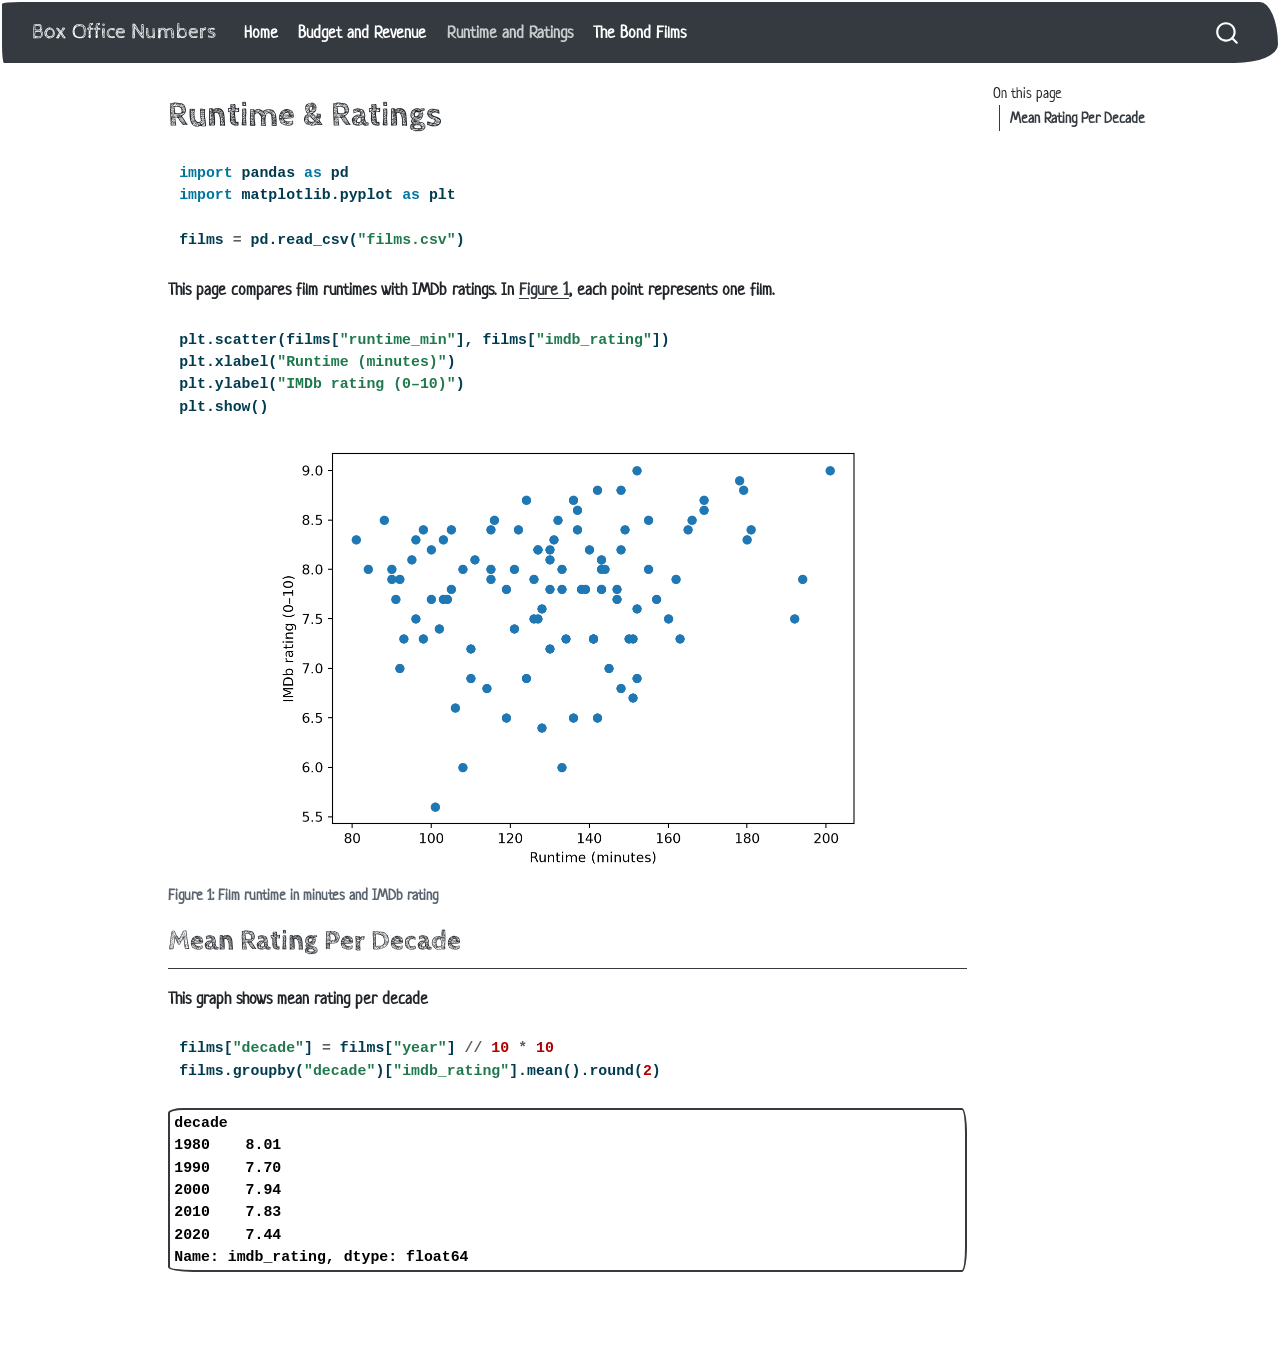
<file: runtime-rating.html>
<!DOCTYPE html>
<html xmlns="http://www.w3.org/1999/xhtml" lang="en" xml:lang="en"><head>

<meta charset="utf-8">
<meta name="generator" content="quarto-1.10.18">

<meta name="viewport" content="width=device-width, initial-scale=1.0, user-scalable=yes">


<title>Runtime &amp; Ratings – Box Office Numbers</title>
<style>
/* Default styles provided by pandoc.
** See https://pandoc.org/MANUAL.html#variables-for-html for config info.
*/
span.smallcaps{font-variant: small-caps;}
div.columns{display: flex; gap: 1.5em;}
div.column{flex: auto;}
@media screen {
div.columns{gap: min(4vw, 1.5em);}
div.column{overflow-x: auto;}
}
div.hanging-indent{margin-left: 1.5em; text-indent: -1.5em;}
ul.task-list{list-style: none;}
ul.task-list li input[type="checkbox"] {
  width: 0.8em;
  margin: 0 0.8em 0.2em -1em; /* quarto-specific, see https://github.com/quarto-dev/quarto-cli/issues/4556 */ 
  vertical-align: middle;
}
/* CSS for syntax highlighting */
html { -webkit-text-size-adjust: 100%; }
pre > code.sourceCode { white-space: pre; position: relative; }
pre > code.sourceCode > span { display: inline-block; line-height: 1.25; }
pre > code.sourceCode > span:empty { height: 1.2em; }
.sourceCode { overflow: visible; }
code.sourceCode > span { color: inherit; text-decoration: inherit; }
div.sourceCode { margin: 1em 0; }
pre.sourceCode { margin: 0; }
@media screen {
div.sourceCode { overflow: auto; }
}
@media print {
pre > code.sourceCode { white-space: pre-wrap; }
pre > code.sourceCode > span { text-indent: -5em; padding-left: 5em; }
}
pre.numberSource code
  { counter-reset: source-line 0; }
pre.numberSource code > span
  { position: relative; left: -4em; counter-increment: source-line; }
pre.numberSource code > span > a:first-child::before
  { content: counter(source-line);
    position: relative; left: -1em; text-align: right; vertical-align: baseline;
    border: none; display: inline-block;
    -webkit-touch-callout: none; -webkit-user-select: none;
    -khtml-user-select: none; -moz-user-select: none;
    -ms-user-select: none; user-select: none;
    padding: 0 4px; width: 4em;
  }
pre.numberSource { margin-left: 3em;  padding-left: 4px; }
div.sourceCode
  {   }
@media screen {
pre > code.sourceCode > span > a:first-child::before { text-decoration: underline; }
}
</style>


<script src="site_libs/quarto-nav/quarto-nav.js"></script>
<script src="site_libs/quarto-nav/headroom.min.js"></script>
<script src="site_libs/clipboard/clipboard.min.js"></script>
<script src="site_libs/quarto-search/autocomplete.umd.js"></script>
<script src="site_libs/quarto-search/fuse.min.js"></script>
<script src="site_libs/quarto-search/quarto-search.js"></script>
<meta name="quarto:offset" content="./">
<script src="site_libs/quarto-html/quarto.js" type="module"></script>
<script src="site_libs/quarto-html/tabsets/tabsets.js" type="module"></script>
<script src="site_libs/quarto-html/popper.min.js"></script>
<script src="site_libs/quarto-html/tippy.umd.min.js"></script>
<script src="site_libs/quarto-html/anchor.min.js"></script>
<link href="site_libs/quarto-html/tippy.css" rel="stylesheet">
<link href="site_libs/quarto-html/quarto-syntax-highlighting-64a204ab8560d761af7679ceaba22944.css" rel="stylesheet" id="quarto-text-highlighting-styles">
<script src="site_libs/bootstrap/bootstrap.min.js"></script>
<link href="site_libs/bootstrap/bootstrap-icons.css" rel="stylesheet">
<link href="site_libs/bootstrap/bootstrap-4e0a3a580aa8fe4c35494d2048c79744.min.css" rel="stylesheet" append-hash="true" id="quarto-bootstrap" data-mode="light">
<script id="quarto-search-options" type="application/json">{
  "location": "navbar",
  "copy-button": false,
  "collapse-after": 3,
  "panel-placement": "end",
  "type": "overlay",
  "limit": 50,
  "keyboard-shortcut": [
    "f",
    "/",
    "s"
  ],
  "show-item-context": false,
  "language": {
    "search-no-results-text": "No results",
    "search-matching-documents-text": "matching documents",
    "search-copy-link-title": "Copy link to search",
    "search-hide-matches-text": "Hide additional matches",
    "search-more-match-text": "more match in this document",
    "search-more-matches-text": "more matches in this document",
    "search-clear-button-title": "Clear",
    "search-text-placeholder": "",
    "search-detached-cancel-button-title": "Cancel",
    "search-submit-button-title": "Submit",
    "search-label": "Search"
  }
}</script>


<link rel="stylesheet" href="styles.css">
</head>

<body class="nav-fixed quarto-light">

<div id="quarto-search-results"></div>
  <header id="quarto-header" class="headroom fixed-top">
    <nav class="navbar navbar-expand-lg " data-bs-theme="dark">
      <div class="navbar-container container-fluid">
      <div class="navbar-brand-container mx-auto">
    <a class="navbar-brand" href="./index.html">
    <span class="navbar-title">Box Office Numbers</span>
    </a>
  </div>
            <div id="quarto-search" class="" title="Search"></div>
          <button class="navbar-toggler" type="button" data-bs-toggle="collapse" data-bs-target="#navbarCollapse" aria-controls="navbarCollapse" role="menu" aria-expanded="false" aria-label="Toggle navigation" onclick="if (window.quartoToggleHeadroom) { window.quartoToggleHeadroom(); }">
  <span class="navbar-toggler-icon"></span>
</button>
          <div class="collapse navbar-collapse" id="navbarCollapse">
            <ul class="navbar-nav navbar-nav-scroll me-auto">
  <li class="nav-item">
    <a class="nav-link" href="./index.html"> 
<span class="menu-text">Home</span></a>
  </li>  
  <li class="nav-item">
    <a class="nav-link" href="./budget-revenue.html"> 
<span class="menu-text">Budget and Revenue</span></a>
  </li>  
  <li class="nav-item">
    <a class="nav-link active" href="./runtime-rating.html" aria-current="page"> 
<span class="menu-text">Runtime and Ratings</span></a>
  </li>  
  <li class="nav-item">
    <a class="nav-link" href="./bond.html"> 
<span class="menu-text">The Bond Films</span></a>
  </li>  
</ul>
          </div> <!-- /navcollapse -->
            <div class="quarto-navbar-tools">
</div>
      </div> <!-- /container-fluid -->
    </nav>
</header>
<!-- content -->
<div id="quarto-content" class="quarto-container page-columns page-rows-contents page-layout-article page-navbar">
<!-- sidebar -->
<!-- margin-sidebar -->
    <div id="quarto-margin-sidebar" class="sidebar margin-sidebar">
        <nav id="TOC" role="doc-toc" class="toc-active">
    <h2 id="toc-title">On this page</h2>
   
  <ul>
  <li><a href="#mean-rating-per-decade" id="toc-mean-rating-per-decade" class="nav-link active" data-scroll-target="#mean-rating-per-decade">Mean Rating Per Decade</a></li>
  </ul>
</nav>
    </div>
<!-- main -->
<main class="content" id="quarto-document-content">

<header id="title-block-header" class="quarto-title-block default">
<div class="quarto-title">
<h1 class="title">Runtime &amp; Ratings</h1>
</div>



<div class="quarto-title-meta">

    
  
    
  </div>
  


</header>


<div id="5154adfb" class="cell" data-execution_count="1">
<div class="code-copy-outer-scaffold"><div class="sourceCode cell-code" id="cb1"><pre class="sourceCode python code-with-copy"><code class="sourceCode python"><span id="cb1-1"><a href="#cb1-1" aria-hidden="true" tabindex="-1"></a><span class="im">import</span> pandas <span class="im">as</span> pd</span>
<span id="cb1-2"><a href="#cb1-2" aria-hidden="true" tabindex="-1"></a><span class="im">import</span> matplotlib.pyplot <span class="im">as</span> plt</span>
<span id="cb1-3"><a href="#cb1-3" aria-hidden="true" tabindex="-1"></a></span>
<span id="cb1-4"><a href="#cb1-4" aria-hidden="true" tabindex="-1"></a>films <span class="op">=</span> pd.read_csv(<span class="st">"films.csv"</span>)</span></code></pre></div><button title="Copy to Clipboard" class="code-copy-button"><i class="bi"></i></button></div>
</div>
<p>This page compares film runtimes with IMDb ratings. In <a href="#fig-runtime-rating" class="quarto-xref">Figure&nbsp;1</a>, each point represents one film.</p>
<div id="cell-fig-runtime-rating" class="cell" data-execution_count="2">
<div class="code-copy-outer-scaffold"><div class="sourceCode cell-code" id="cb2"><pre class="sourceCode python code-with-copy"><code class="sourceCode python"><span id="cb2-1"><a href="#cb2-1" aria-hidden="true" tabindex="-1"></a>plt.scatter(films[<span class="st">"runtime_min"</span>], films[<span class="st">"imdb_rating"</span>])</span>
<span id="cb2-2"><a href="#cb2-2" aria-hidden="true" tabindex="-1"></a>plt.xlabel(<span class="st">"Runtime (minutes)"</span>)</span>
<span id="cb2-3"><a href="#cb2-3" aria-hidden="true" tabindex="-1"></a>plt.ylabel(<span class="st">"IMDb rating (0–10)"</span>)</span>
<span id="cb2-4"><a href="#cb2-4" aria-hidden="true" tabindex="-1"></a>plt.show()</span></code></pre></div><button title="Copy to Clipboard" class="code-copy-button"><i class="bi"></i></button></div>
<div class="cell-output cell-output-display">
<div id="fig-runtime-rating" class="quarto-float quarto-figure quarto-figure-center anchored">
<figure class="quarto-float quarto-float-fig figure">
<div aria-describedby="fig-runtime-rating-caption-0ceaefa1-69ba-4598-a22c-09a6ac19f8ca">
<img src="runtime-rating_files/figure-html/fig-runtime-rating-output-1.png" width="590" height="431" class="figure-img">
</div>
<figcaption class="quarto-float-caption-bottom quarto-float-caption quarto-float-fig" id="fig-runtime-rating-caption-0ceaefa1-69ba-4598-a22c-09a6ac19f8ca">
Figure&nbsp;1: Film runtime in minutes and IMDb rating
</figcaption>
</figure>
</div>
</div>
</div>
<section id="mean-rating-per-decade" class="level2">
<h2 class="anchored" data-anchor-id="mean-rating-per-decade">Mean Rating Per Decade</h2>
<p>This graph shows mean rating per decade</p>
<div id="0a6aef71" class="cell" data-execution_count="3">
<div class="code-copy-outer-scaffold"><div class="sourceCode cell-code" id="cb3"><pre class="sourceCode python code-with-copy"><code class="sourceCode python"><span id="cb3-1"><a href="#cb3-1" aria-hidden="true" tabindex="-1"></a>films[<span class="st">"decade"</span>] <span class="op">=</span> films[<span class="st">"year"</span>] <span class="op">//</span> <span class="dv">10</span> <span class="op">*</span> <span class="dv">10</span></span>
<span id="cb3-2"><a href="#cb3-2" aria-hidden="true" tabindex="-1"></a>films.groupby(<span class="st">"decade"</span>)[<span class="st">"imdb_rating"</span>].mean().<span class="bu">round</span>(<span class="dv">2</span>)</span></code></pre></div><button title="Copy to Clipboard" class="code-copy-button"><i class="bi"></i></button></div>
<div class="cell-output cell-output-display" data-execution_count="3">
<pre><code>decade
1980    8.01
1990    7.70
2000    7.94
2010    7.83
2020    7.44
Name: imdb_rating, dtype: float64</code></pre>
</div>
</div>


</section>

</main> <!-- /main -->
<script id="quarto-html-after-body" type="application/javascript">
  window.document.addEventListener("DOMContentLoaded", function (event) {
    const icon = "";
    const anchorJS = new window.AnchorJS();
    anchorJS.options = {
      placement: 'right',
      icon: icon
    };
    anchorJS.add('.anchored');
    const isCodeAnnotation = (el) => {
      for (const clz of el.classList) {
        if (clz.startsWith('code-annotation-')) {                     
          return true;
        }
      }
      return false;
    }
    const onCopySuccess = function(e) {
      // button target
      const button = e.trigger;
      // don't keep focus
      button.blur();
      // flash "checked"
      button.classList.add('code-copy-button-checked');
      var currentTitle = button.getAttribute("title");
      button.setAttribute("title", "Copied!");
      let tooltip;
      if (window.bootstrap) {
        button.setAttribute("data-bs-toggle", "tooltip");
        button.setAttribute("data-bs-placement", "left");
        button.setAttribute("data-bs-title", "Copied!");
        tooltip = new bootstrap.Tooltip(button, 
          { trigger: "manual", 
            customClass: "code-copy-button-tooltip",
            offset: [0, -8]});
        tooltip.show();    
      }
      setTimeout(function() {
        if (tooltip) {
          tooltip.hide();
          button.removeAttribute("data-bs-title");
          button.removeAttribute("data-bs-toggle");
          button.removeAttribute("data-bs-placement");
        }
        button.setAttribute("title", currentTitle);
        button.classList.remove('code-copy-button-checked');
      }, 1000);
      // clear code selection
      e.clearSelection();
    }
    const getTextToCopy = function(trigger) {
      const outerScaffold = trigger.parentElement.cloneNode(true);
      const codeEl = outerScaffold.querySelector('code');
      for (const childEl of codeEl.children) {
        if (isCodeAnnotation(childEl)) {
          childEl.remove();
        }
      }
      return codeEl.innerText;
    }
    const clipboard = new window.ClipboardJS('.code-copy-button:not([data-in-quarto-modal])', {
      text: getTextToCopy
    });
    clipboard.on('success', onCopySuccess);
    if (window.document.getElementById('quarto-embedded-source-code-modal')) {
      const clipboardModal = new window.ClipboardJS('.code-copy-button[data-in-quarto-modal]', {
        text: getTextToCopy,
        container: window.document.getElementById('quarto-embedded-source-code-modal')
      });
      clipboardModal.on('success', onCopySuccess);
    }
      var localhostRegex = new RegExp(/^(?:http|https):\/\/localhost\:?[0-9]*\//);
      var mailtoRegex = new RegExp(/^mailto:/);
        var filterRegex = new RegExp('/' + window.location.host + '/');
      var isInternal = (href) => {
          return filterRegex.test(href) || localhostRegex.test(href) || mailtoRegex.test(href);
      }
      // Inspect non-navigation links and adorn them if external
     var links = window.document.querySelectorAll('a[href]:not(.nav-link):not(.navbar-brand):not(.toc-action):not(.sidebar-link):not(.sidebar-item-toggle):not(.pagination-link):not(.no-external):not([aria-hidden]):not(.dropdown-item):not(.quarto-navigation-tool):not(.about-link)');
      for (var i=0; i<links.length; i++) {
        const link = links[i];
        if (!isInternal(link.href)) {
          // undo the damage that might have been done by quarto-nav.js in the case of
          // links that we want to consider external
          if (link.dataset.originalHref !== undefined) {
            link.href = link.dataset.originalHref;
          }
        }
      }
    function tippyHover(el, contentFn, onTriggerFn, onUntriggerFn) {
      const config = {
        allowHTML: true,
        maxWidth: 500,
        delay: 100,
        arrow: false,
        appendTo: function(el) {
            return el.parentElement;
        },
        interactive: true,
        interactiveBorder: 10,
        theme: 'quarto',
        placement: 'bottom-start',
      };
      if (contentFn) {
        config.content = contentFn;
      }
      if (onTriggerFn) {
        config.onTrigger = onTriggerFn;
      }
      if (onUntriggerFn) {
        config.onUntrigger = onUntriggerFn;
      }
      window.tippy(el, config); 
    }
    const noterefs = window.document.querySelectorAll('a[role="doc-noteref"]');
    for (var i=0; i<noterefs.length; i++) {
      const ref = noterefs[i];
      tippyHover(ref, function() {
        // use id or data attribute instead here
        let href = ref.getAttribute('data-footnote-href') || ref.getAttribute('href');
        try { href = new URL(href).hash; } catch {}
        const id = href.replace(/^#\/?/, "");
        const note = window.document.getElementById(id);
        if (note) {
          return note.innerHTML;
        } else {
          return "";
        }
      });
    }
    const xrefs = window.document.querySelectorAll('a.quarto-xref');
    const processXRef = (id, note) => {
      // Strip column container classes
      const stripColumnClz = (el) => {
        el.classList.remove("page-full", "page-columns");
        if (el.children) {
          for (const child of el.children) {
            stripColumnClz(child);
          }
        }
      }
      stripColumnClz(note)
      if (id === null || id.startsWith('sec-')) {
        // Special case sections, only their first couple elements
        const container = document.createElement("div");
        if (note.children && note.children.length > 2) {
          container.appendChild(note.children[0].cloneNode(true));
          for (let i = 1; i < note.children.length; i++) {
            const child = note.children[i];
            if (child.tagName === "P" && child.innerText === "") {
              continue;
            } else {
              container.appendChild(child.cloneNode(true));
              break;
            }
          }
          if (window.Quarto?.typesetMath) {
            window.Quarto.typesetMath(container);
          }
          return container.innerHTML
        } else {
          if (window.Quarto?.typesetMath) {
            window.Quarto.typesetMath(note);
          }
          return note.innerHTML;
        }
      } else {
        // Remove any anchor links if they are present
        const anchorLink = note.querySelector('a.anchorjs-link');
        if (anchorLink) {
          anchorLink.remove();
        }
        if (window.Quarto?.typesetMath) {
          window.Quarto.typesetMath(note);
        }
        if (note.classList.contains("callout")) {
          return note.outerHTML;
        } else {
          return note.innerHTML;
        }
      }
    }
    for (var i=0; i<xrefs.length; i++) {
      const xref = xrefs[i];
      tippyHover(xref, undefined, function(instance) {
        instance.disable();
        let url = xref.getAttribute('href');
        let hash = undefined; 
        if (url.startsWith('#')) {
          hash = url;
        } else {
          try { hash = new URL(url).hash; } catch {}
        }
        if (hash) {
          const id = hash.replace(/^#\/?/, "");
          const note = window.document.getElementById(id);
          if (note !== null) {
            try {
              const html = processXRef(id, note.cloneNode(true));
              instance.setContent(html);
            } finally {
              instance.enable();
              instance.show();
            }
          } else {
            // See if we can fetch this
            fetch(url.split('#')[0])
            .then(res => res.text())
            .then(html => {
              const parser = new DOMParser();
              const htmlDoc = parser.parseFromString(html, "text/html");
              const note = htmlDoc.getElementById(id);
              if (note !== null) {
                const html = processXRef(id, note);
                instance.setContent(html);
              } 
            }).finally(() => {
              instance.enable();
              instance.show();
            });
          }
        } else {
          // See if we can fetch a full url (with no hash to target)
          // This is a special case and we should probably do some content thinning / targeting
          fetch(url)
          .then(res => res.text())
          .then(html => {
            const parser = new DOMParser();
            const htmlDoc = parser.parseFromString(html, "text/html");
            const note = htmlDoc.querySelector('main.content');
            if (note !== null) {
              // This should only happen for chapter cross references
              // (since there is no id in the URL)
              // remove the first header
              if (note.children.length > 0 && note.children[0].tagName === "HEADER") {
                note.children[0].remove();
              }
              const html = processXRef(null, note);
              instance.setContent(html);
            } 
          }).finally(() => {
            instance.enable();
            instance.show();
          });
        }
      }, function(instance) {
      });
    }
        let selectedAnnoteEl;
        const selectorForAnnotation = ( cell, annotation) => {
          let cellAttr = 'data-code-cell="' + cell + '"';
          let lineAttr = 'data-code-annotation="' +  annotation + '"';
          const selector = 'span[' + cellAttr + '][' + lineAttr + ']';
          return selector;
        }
        const selectCodeLines = (annoteEl) => {
          const doc = window.document;
          const targetCell = annoteEl.getAttribute("data-target-cell");
          const targetAnnotation = annoteEl.getAttribute("data-target-annotation");
          const annoteSpan = window.document.querySelector(selectorForAnnotation(targetCell, targetAnnotation));
          const lines = annoteSpan.getAttribute("data-code-lines").split(",");
          const lineIds = lines.map((line) => {
            return targetCell + "-" + line;
          })
          let top = null;
          let height = null;
          let parent = null;
          if (lineIds.length > 0) {
              //compute the position of the single el (top and bottom and make a div)
              const el = window.document.getElementById(lineIds[0]);
              top = el.offsetTop;
              height = el.offsetHeight;
              parent = el.parentElement.parentElement;
            if (lineIds.length > 1) {
              const lastEl = window.document.getElementById(lineIds[lineIds.length - 1]);
              const bottom = lastEl.offsetTop + lastEl.offsetHeight;
              height = bottom - top;
            }
            if (top !== null && height !== null && parent !== null) {
              // cook up a div (if necessary) and position it 
              let div = window.document.getElementById("code-annotation-line-highlight");
              if (div === null) {
                div = window.document.createElement("div");
                div.setAttribute("id", "code-annotation-line-highlight");
                div.style.position = 'absolute';
                parent.appendChild(div);
              }
              div.style.top = top - 2 + "px";
              div.style.height = height + 4 + "px";
              div.style.left = 0;
              let gutterDiv = window.document.getElementById("code-annotation-line-highlight-gutter");
              if (gutterDiv === null) {
                gutterDiv = window.document.createElement("div");
                gutterDiv.setAttribute("id", "code-annotation-line-highlight-gutter");
                gutterDiv.style.position = 'absolute';
                const codeCell = window.document.getElementById(targetCell);
                const gutter = codeCell.querySelector('.code-annotation-gutter');
                gutter.appendChild(gutterDiv);
              }
              gutterDiv.style.top = top - 2 + "px";
              gutterDiv.style.height = height + 4 + "px";
            }
            selectedAnnoteEl = annoteEl;
          }
        };
        const unselectCodeLines = () => {
          const elementsIds = ["code-annotation-line-highlight", "code-annotation-line-highlight-gutter"];
          elementsIds.forEach((elId) => {
            const div = window.document.getElementById(elId);
            if (div) {
              div.remove();
            }
          });
          selectedAnnoteEl = undefined;
        };
          // Handle positioning of the toggle
      window.addEventListener(
        "resize",
        throttle(() => {
          elRect = undefined;
          if (selectedAnnoteEl) {
            selectCodeLines(selectedAnnoteEl);
          }
        }, 10)
      );
      function throttle(fn, ms) {
      let throttle = false;
      let timer;
        return (...args) => {
          if(!throttle) { // first call gets through
              fn.apply(this, args);
              throttle = true;
          } else { // all the others get throttled
              if(timer) clearTimeout(timer); // cancel #2
              timer = setTimeout(() => {
                fn.apply(this, args);
                timer = throttle = false;
              }, ms);
          }
        };
      }
        // Attach click handler to the DT
        const annoteDls = window.document.querySelectorAll('dt[data-target-cell]');
        for (const annoteDlNode of annoteDls) {
          annoteDlNode.addEventListener('click', (event) => {
            const clickedEl = event.target;
            if (clickedEl !== selectedAnnoteEl) {
              unselectCodeLines();
              const activeEl = window.document.querySelector('dt[data-target-cell].code-annotation-active');
              if (activeEl) {
                activeEl.classList.remove('code-annotation-active');
              }
              selectCodeLines(clickedEl);
              clickedEl.classList.add('code-annotation-active');
            } else {
              // Unselect the line
              unselectCodeLines();
              clickedEl.classList.remove('code-annotation-active');
            }
          });
        }
    const findCites = (el) => {
      const parentEl = el.parentElement;
      if (parentEl) {
        const cites = parentEl.dataset.cites;
        if (cites) {
          return {
            el,
            cites: cites.split(' ')
          };
        } else {
          return findCites(el.parentElement)
        }
      } else {
        return undefined;
      }
    };
    var bibliorefs = window.document.querySelectorAll('a[role="doc-biblioref"]');
    for (var i=0; i<bibliorefs.length; i++) {
      const ref = bibliorefs[i];
      const citeInfo = findCites(ref);
      if (citeInfo) {
        tippyHover(citeInfo.el, function() {
          var popup = window.document.createElement('div');
          citeInfo.cites.forEach(function(cite) {
            var citeDiv = window.document.createElement('div');
            citeDiv.classList.add('hanging-indent');
            citeDiv.classList.add('csl-entry');
            var biblioDiv = window.document.getElementById('ref-' + cite);
            if (biblioDiv) {
              citeDiv.innerHTML = biblioDiv.innerHTML;
            }
            popup.appendChild(citeDiv);
          });
          return popup.innerHTML;
        });
      }
    }
  });
  </script>
</div> <!-- /content -->




</body></html>
</file>
<file: site_libs/quarto-html/tippy.css>
.tippy-box[data-animation=fade][data-state=hidden]{opacity:0}[data-tippy-root]{max-width:calc(100vw - 10px)}.tippy-box{position:relative;background-color:#333;color:#fff;border-radius:4px;font-size:14px;line-height:1.4;white-space:normal;outline:0;transition-property:transform,visibility,opacity}.tippy-box[data-placement^=top]>.tippy-arrow{bottom:0}.tippy-box[data-placement^=top]>.tippy-arrow:before{bottom:-7px;left:0;border-width:8px 8px 0;border-top-color:initial;transform-origin:center top}.tippy-box[data-placement^=bottom]>.tippy-arrow{top:0}.tippy-box[data-placement^=bottom]>.tippy-arrow:before{top:-7px;left:0;border-width:0 8px 8px;border-bottom-color:initial;transform-origin:center bottom}.tippy-box[data-placement^=left]>.tippy-arrow{right:0}.tippy-box[data-placement^=left]>.tippy-arrow:before{border-width:8px 0 8px 8px;border-left-color:initial;right:-7px;transform-origin:center left}.tippy-box[data-placement^=right]>.tippy-arrow{left:0}.tippy-box[data-placement^=right]>.tippy-arrow:before{left:-7px;border-width:8px 8px 8px 0;border-right-color:initial;transform-origin:center right}.tippy-box[data-inertia][data-state=visible]{transition-timing-function:cubic-bezier(.54,1.5,.38,1.11)}.tippy-arrow{width:16px;height:16px;color:#333}.tippy-arrow:before{content:"";position:absolute;border-color:transparent;border-style:solid}.tippy-content{position:relative;padding:5px 9px;z-index:1}
</file>
<file: site_libs/quarto-html/quarto-syntax-highlighting-64a204ab8560d761af7679ceaba22944.css>
/* quarto syntax highlight colors */
:root {
  --quarto-hl-ot-color: #003B4F;
  --quarto-hl-at-color: #657422;
  --quarto-hl-ss-color: #20794D;
  --quarto-hl-an-color: #5E5E5E;
  --quarto-hl-fu-color: #4758AB;
  --quarto-hl-st-color: #20794D;
  --quarto-hl-cf-color: #003B4F;
  --quarto-hl-op-color: #5E5E5E;
  --quarto-hl-er-color: #AD0000;
  --quarto-hl-bn-color: #AD0000;
  --quarto-hl-al-color: #AD0000;
  --quarto-hl-va-color: #111111;
  --quarto-hl-bu-color: inherit;
  --quarto-hl-ex-color: inherit;
  --quarto-hl-pp-color: #AD0000;
  --quarto-hl-in-color: #5E5E5E;
  --quarto-hl-vs-color: #20794D;
  --quarto-hl-wa-color: #5E5E5E;
  --quarto-hl-do-color: #5E5E5E;
  --quarto-hl-im-color: #00769E;
  --quarto-hl-ch-color: #20794D;
  --quarto-hl-dt-color: #AD0000;
  --quarto-hl-fl-color: #AD0000;
  --quarto-hl-co-color: #5E5E5E;
  --quarto-hl-cv-color: #5E5E5E;
  --quarto-hl-cn-color: #8f5902;
  --quarto-hl-sc-color: #5E5E5E;
  --quarto-hl-dv-color: #AD0000;
  --quarto-hl-kw-color: #003B4F;
}

/* other quarto variables */
:root {
  --quarto-font-monospace: SFMono-Regular, Menlo, Monaco, Consolas, "Liberation Mono", "Courier New", monospace;
}

/* syntax highlight based on Pandoc's rules */
pre > code.sourceCode > span {
  color: #003B4F;
}

code.sourceCode > span {
  color: #003B4F;
}

div.sourceCode,
div.sourceCode pre.sourceCode {
  color: #003B4F;
}

/* Normal */
code span {
  color: #003B4F;
}

/* Alert */
code span.al {
  color: #AD0000;
  font-style: inherit;
}

/* Annotation */
code span.an {
  color: #5E5E5E;
  font-style: inherit;
}

/* Attribute */
code span.at {
  color: #657422;
  font-style: inherit;
}

/* BaseN */
code span.bn {
  color: #AD0000;
  font-style: inherit;
}

/* BuiltIn */
code span.bu {
  font-style: inherit;
}

/* ControlFlow */
code span.cf {
  color: #003B4F;
  font-weight: bold;
  font-style: inherit;
}

/* Char */
code span.ch {
  color: #20794D;
  font-style: inherit;
}

/* Constant */
code span.cn {
  color: #8f5902;
  font-style: inherit;
}

/* Comment */
code span.co {
  color: #5E5E5E;
  font-style: inherit;
}

/* CommentVar */
code span.cv {
  color: #5E5E5E;
  font-style: italic;
}

/* Documentation */
code span.do {
  color: #5E5E5E;
  font-style: italic;
}

/* DataType */
code span.dt {
  color: #AD0000;
  font-style: inherit;
}

/* DecVal */
code span.dv {
  color: #AD0000;
  font-style: inherit;
}

/* Error */
code span.er {
  color: #AD0000;
  font-style: inherit;
}

/* Extension */
code span.ex {
  font-style: inherit;
}

/* Float */
code span.fl {
  color: #AD0000;
  font-style: inherit;
}

/* Function */
code span.fu {
  color: #4758AB;
  font-style: inherit;
}

/* Import */
code span.im {
  color: #00769E;
  font-style: inherit;
}

/* Information */
code span.in {
  color: #5E5E5E;
  font-style: inherit;
}

/* Keyword */
code span.kw {
  color: #003B4F;
  font-weight: bold;
  font-style: inherit;
}

/* Operator */
code span.op {
  color: #5E5E5E;
  font-style: inherit;
}

/* Other */
code span.ot {
  color: #003B4F;
  font-style: inherit;
}

/* Preprocessor */
code span.pp {
  color: #AD0000;
  font-style: inherit;
}

/* SpecialChar */
code span.sc {
  color: #5E5E5E;
  font-style: inherit;
}

/* SpecialString */
code span.ss {
  color: #20794D;
  font-style: inherit;
}

/* String */
code span.st {
  color: #20794D;
  font-style: inherit;
}

/* Variable */
code span.va {
  color: #111111;
  font-style: inherit;
}

/* VerbatimString */
code span.vs {
  color: #20794D;
  font-style: inherit;
}

/* Warning */
code span.wa {
  color: #5E5E5E;
  font-style: italic;
}

.prevent-inlining {
  content: "</";
}

/*# sourceMappingURL=9d8d5bb603a83b8298b89080a598c93b.css.map */
</file>
<file: styles.css>
/* css styles */
</file>
